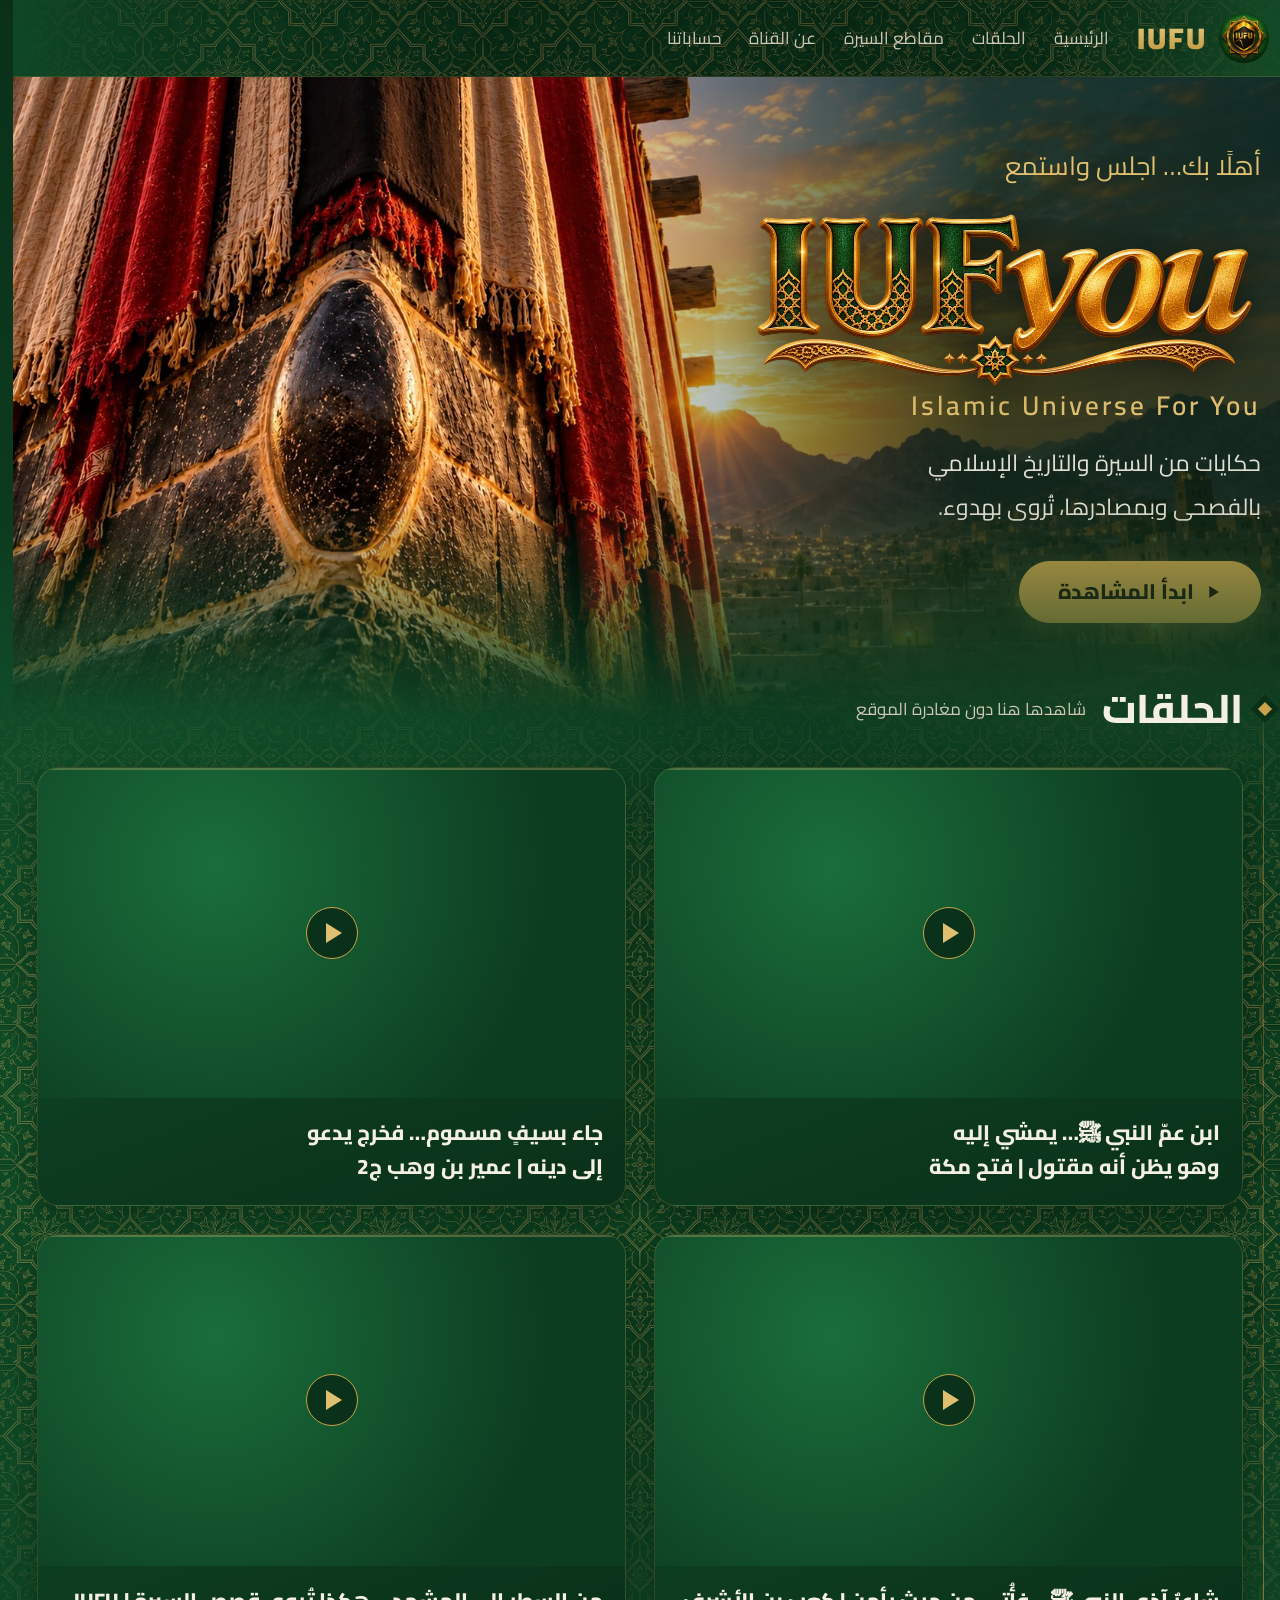
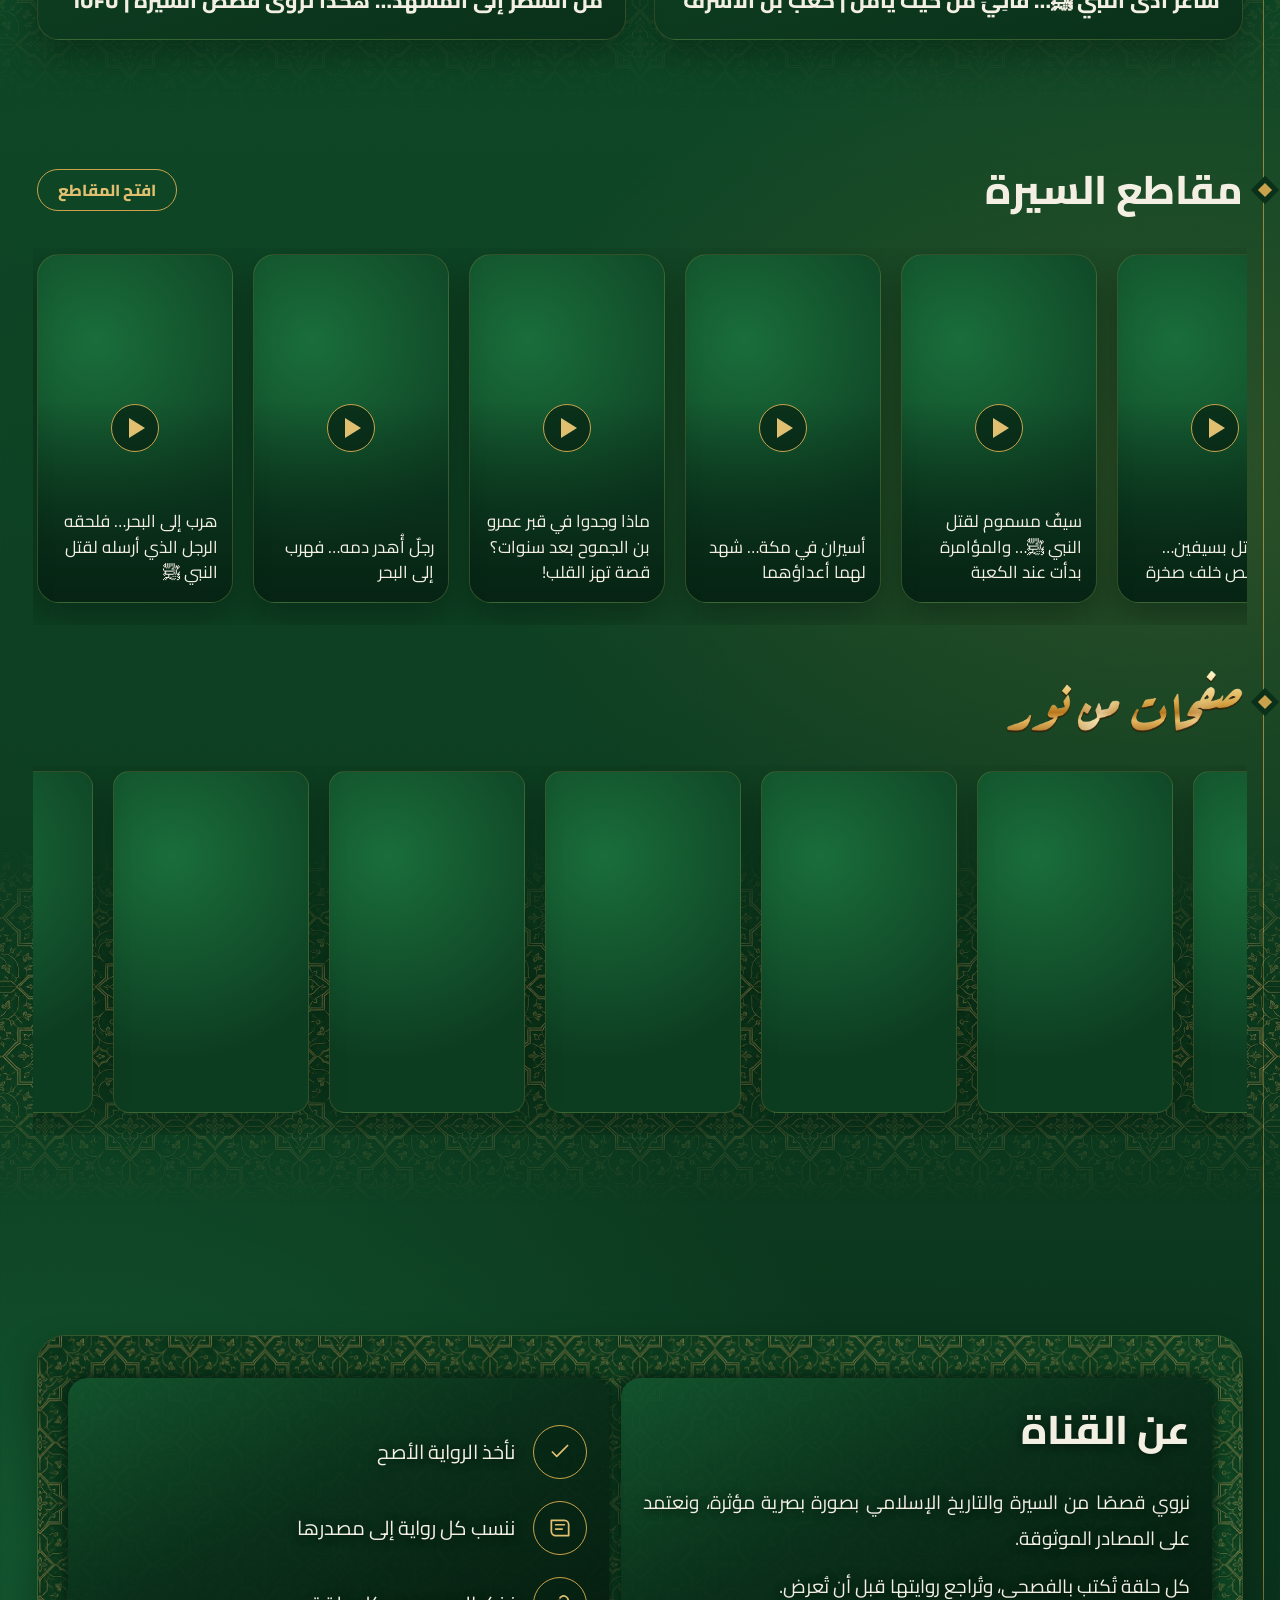
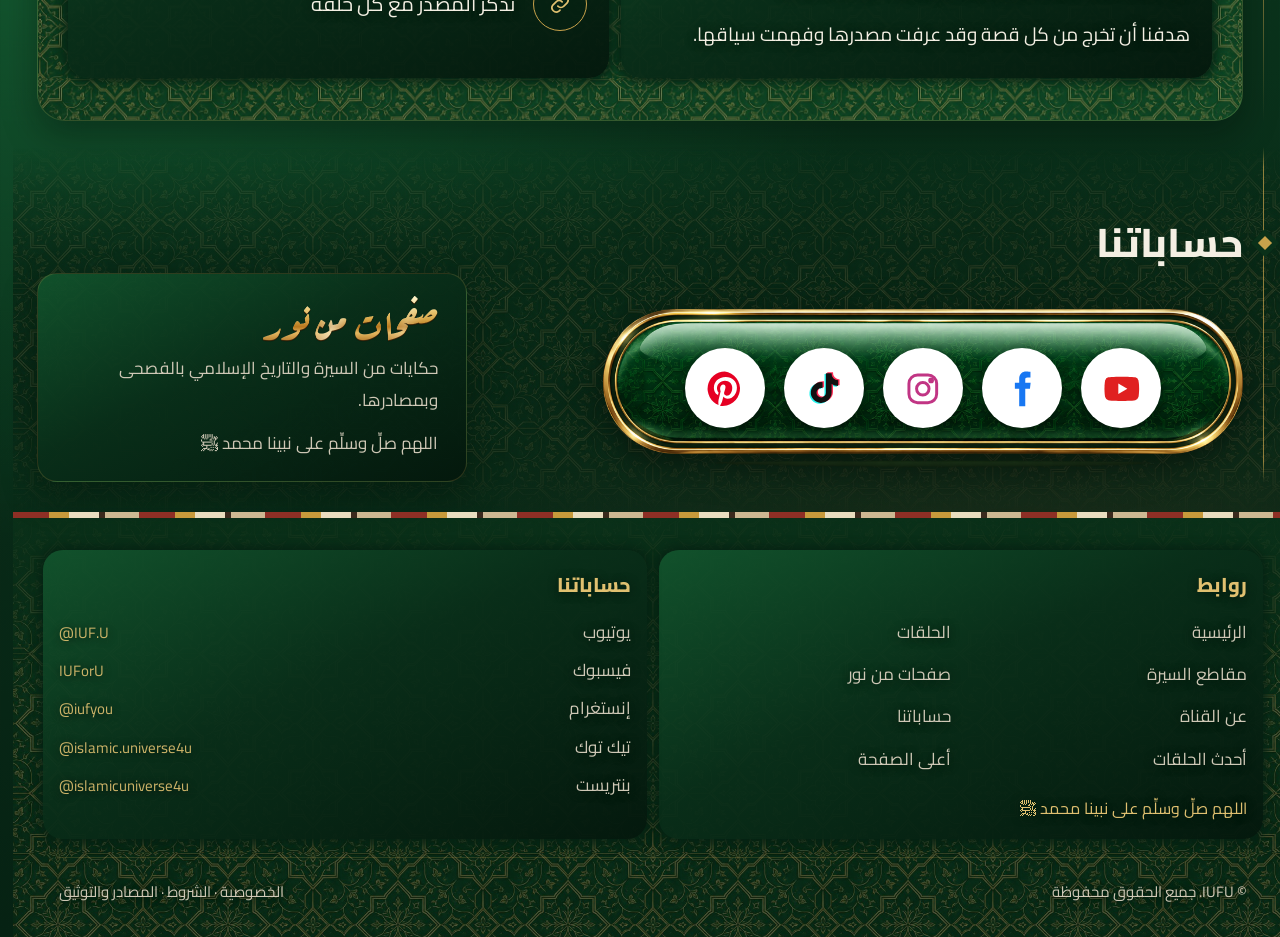
<file: index.html>
<!doctype html>
<html lang="ar" dir="rtl">
<head>
<meta charset="utf-8">
<meta name="viewport" content="width=device-width,initial-scale=1,viewport-fit=cover">
<title>صفحات من نور</title>
<link rel="icon" href="favicon.ico" sizes="any">
<link rel="icon" type="image/png" sizes="32x32" href="img/favicon-32.png">
<link rel="icon" type="image/png" sizes="192x192" href="img/favicon-192.png">
<link rel="apple-touch-icon" href="img/apple-touch-icon.png">
<meta name="claude:viewport-fit-sides" content="cover">
<link rel="stylesheet" href="https://fonts.googleapis.com/css2?family=Cairo:wght@400;600;800;900&display=swap">
<style>
/* Layout: a calm evening. An illustrated emerald dusk with lanterns opens the page, then soft rounded cards on a deep green ground. A faint gold thread runs down the right edge. */
:root{
  --ink:#062213; --bg:#0A3019; --card:#0D3D21; --raised:#145A31; --emerald:#0F5A30;
  --gold:#C9A24B; --gold-l:#E0C070; --gold-d:#9E7B2E;
  --text:#F4EFE3; --text2:#CFC8B6; --line:rgba(201,162,75,.2);
  --w-red:#8E2F25; --w-ochre:#C79A3B; --w-cream:#E9DDBF; --w-sand:#CDB892; --w-brown:#3A2A1D;
  --f-display:"Cairo","Noto Kufi Arabic",Tahoma,sans-serif;
  --f-body:"Cairo","Noto Sans Arabic",Tahoma,sans-serif;
  --shadow:0 14px 34px rgba(2,12,7,.35);
  color-scheme:dark;
}
*{box-sizing:border-box}
[hidden]{display:none!important}
html{scroll-behavior:smooth}
body{margin:0;direction:rtl;font-family:var(--f-body);font-size:19px;line-height:1.9;color:var(--text);
  background-color:var(--bg);background-image:
    radial-gradient(1000px 700px at 88% 7%,rgba(201,162,75,.20),transparent 70%),
    radial-gradient(1100px 800px at 6% 26%,rgba(26,110,59,.85),transparent 70%),
    radial-gradient(1000px 700px at 92% 50%,rgba(199,154,59,.16),transparent 70%),
    radial-gradient(1200px 850px at 4% 76%,rgba(20,90,49,.9),transparent 70%),
    radial-gradient(900px 600px at 80% 92%,rgba(142,47,37,.14),transparent 70%),
    linear-gradient(180deg,#0A3019 0%,#0F4A28 32%,#0D3D21 62%,#062213 100%)}
body::before{content:"";position:fixed;inset:0 0 auto;height:env(safe-area-inset-top,0px);background:var(--ink);z-index:60}
a{color:inherit;text-decoration:none}
img{display:block;width:100%;height:100%;object-fit:cover}
h1,h2,h3,h4,p{margin:0}
h1,h2,h3,h4{font-family:var(--f-display);font-weight:800;text-wrap:balance}
button{font:inherit}
:focus-visible{outline:2px solid var(--gold-l);outline-offset:3px}
.wrap{max-width:1264px;margin-inline:auto;padding-left:max(16px,env(safe-area-inset-left,0px));padding-right:max(16px,env(safe-area-inset-right,0px))}

/* header */
.top{position:sticky;top:env(safe-area-inset-top,0px);z-index:50;background:rgba(6,34,19,.92);backdrop-filter:blur(8px);-webkit-backdrop-filter:blur(8px);border-bottom:1px solid var(--line)}
.top .wrap{display:flex;align-items:center;gap:28px;height:76px}
.brand{display:flex;align-items:center;gap:12px;flex:none}
.brand img{width:50px;height:50px;border-radius:50%}
.brand b{font-family:var(--f-display);font-size:22px;color:var(--gold-l);font-weight:900;white-space:nowrap}
.nav{display:flex;gap:28px;font-size:17px;color:var(--text2)}
.nav a{position:relative;padding:4px 0;transition:color .2s}
.nav a:hover{color:var(--gold-l)}
.btn{display:inline-flex;align-items:center;justify-content:center;gap:10px;font-family:var(--f-display);font-weight:800;font-size:18px;border-radius:99px;padding:0 28px;height:52px;cursor:pointer;border:1px solid var(--gold);transition:background .25s,color .25s,transform .25s}
.btn.solid{background:var(--gold);color:#1b1407;box-shadow:0 8px 24px rgba(201,162,75,.25)}
.btn.solid:hover{background:var(--gold-l);transform:translateY(-2px)}
.btn.line{color:var(--gold-l);background:transparent}
.btn.line:hover{background:rgba(201,162,75,.14)}
.btn.sm{height:42px;font-size:16px;padding:0 20px}
.btn svg{width:18px;height:18px;fill:currentColor}

/* hero */
.hero{position:relative;overflow:hidden;background:var(--ink);min-height:640px}
.hero-img{position:absolute;inset:0 auto 0 0;width:100%;-webkit-mask-image:linear-gradient(to left,rgba(0,0,0,.22) 0,rgba(0,0,0,.22) 24%,#000 58%);mask-image:linear-gradient(to left,rgba(0,0,0,.22) 0,rgba(0,0,0,.22) 24%,#000 58%)}
.hero-img img{object-position:35% 50%}
.hero::after{content:"";position:absolute;inset:auto 0 0;height:70px;background:linear-gradient(to bottom,transparent,#0A3019)}
.hero .wrap{position:relative;z-index:2;min-height:640px;display:flex;align-items:center}
.hero-copy{width:min(540px,100%);display:flex;flex-direction:column;gap:18px;padding-block:40px 70px}
.hello{font-family:var(--f-display);color:var(--gold-l);font-size:20px}
.hero h1{font-size:64px;line-height:1}
.ttl{display:block;width:min(560px,100%);height:auto;filter:drop-shadow(0 6px 18px rgba(0,0,0,.45))}
.brand .ttl-s{height:34px;width:auto;border-radius:0}
.ttl-h{display:block;height:62px;width:auto}
.ttl-b{display:block;height:46px;width:auto}
.hero p{color:var(--text);font-size:21px;opacity:.92}
.hero-actions{display:flex;gap:22px;align-items:center;flex-wrap:wrap;margin-top:10px}
.link{border-bottom:1px solid var(--gold);padding-bottom:2px;color:var(--text);cursor:pointer;background:none;border-top:0;border-inline:0}
.sway{transform-box:fill-box;transform-origin:50% 0;animation:sway 7s ease-in-out infinite}
.sway.b{animation-duration:9s;animation-delay:-3s}
.glow{animation:breathe 5s ease-in-out infinite}
.tw{animation:tw 4s ease-in-out infinite}
@keyframes sway{0%,100%{transform:rotate(-2.2deg)}50%{transform:rotate(2.2deg)}}
@keyframes breathe{0%,100%{opacity:.7}50%{opacity:1}}
@keyframes tw{0%,100%{opacity:.35}50%{opacity:1}}

/* main + gold thread */
main{position:relative;padding-right:26px}
main::before{content:"";position:absolute;right:5px;top:0;bottom:0;width:1px;background:linear-gradient(to bottom,transparent,rgba(201,162,75,.7) 6%,rgba(201,162,75,.7) 94%,transparent)}
section{padding-top:84px}
.sec-head{position:relative;display:flex;align-items:center;gap:16px;margin-bottom:32px}
.sec-head::after{content:"";position:absolute;right:-27px;top:50%;width:10px;height:10px;background:var(--gold);transform:translateY(-50%) rotate(45deg);box-shadow:0 0 0 5px var(--bg)}
.sec-head h2{font-size:40px;line-height:1.3}
.sec-head .note{color:var(--text2);font-size:17px}
.sec-head .more{margin-inline-start:auto}

/* cards */
.card{background:linear-gradient(160deg,#145A31 0%,#0D3D21 55%,#0A3019 100%);border:1px solid var(--line);border-radius:22px;overflow:hidden;box-shadow:var(--shadow)}
a.card{display:block;transition:transform .3s,border-color .3s}
a.card:hover{transform:translateY(-4px);border-color:rgba(201,162,75,.5)}
.ph{position:relative;overflow:hidden;background:radial-gradient(circle at 30% 30%,#1a6e3b,#0D3D21 70%)}
.ph::after{content:"";position:absolute;inset:0;pointer-events:none;box-shadow:inset 0 2px 0 rgba(242,197,122,.28)}
.pb{position:absolute;z-index:2;inset:50% auto auto 50%;transform:translate(-50%,-50%);width:64px;height:64px;border-radius:50%;background:rgba(6,34,19,.72);border:1px solid var(--gold);display:grid;place-items:center;transition:background .25s,transform .25s}
.pb::before{content:"";border:10px solid transparent;border-right:0;border-left:16px solid var(--gold-l);margin-left:4px}
a:hover>.pb,a:hover .pb{background:rgba(201,162,75,.92);transform:translate(-50%,-50%) scale(1.06)}
a:hover .pb::before{border-left-color:#1b1407}
.cap{padding:18px 22px 22px}
.cap h3{font-size:21px;line-height:1.6}

/* videos */
.vgrid{display:grid;grid-template-columns:minmax(0,1fr) minmax(0,1fr);gap:28px;align-items:start}
.vmain .ph{aspect-ratio:16/9;display:block}
.vmain .cap{display:flex;flex-direction:column;gap:14px;align-items:flex-start}
.vmain h3{font-size:25px}
.vstack{display:grid;gap:28px}
a.card.newv{display:grid;grid-template-columns:minmax(0,1.35fr) minmax(0,1fr);align-items:stretch}
.newv .ph{aspect-ratio:16/9;display:block}
.newv .cap{display:flex;flex-direction:column;justify-content:center;gap:14px;align-items:flex-start}
.newv h3{font-size:27px}
.newtag{display:inline-block;background:var(--gold);color:#1b1407;font-weight:900;font-size:15px;border-radius:99px;padding:2px 16px}
@media(max-width:860px){.newv{grid-template-columns:1fr}}
.hbar{flex:1 1 0;min-width:0;overflow:hidden;direction:ltr;height:44px;display:flex;align-items:center;border:1px solid var(--line);border-radius:99px;background:rgba(0,0,0,.18);-webkit-mask-image:linear-gradient(to right,transparent 0,#000 7%,#000 93%,transparent 100%);mask-image:linear-gradient(to right,transparent 0,#000 7%,#000 93%,transparent 100%)}
.hbar-t{display:flex;flex:none;width:max-content;white-space:nowrap;animation:hroll var(--hdur,40s) linear infinite}
.hbar:hover .hbar-t,.hbar:focus-within .hbar-t{animation-play-state:paused}
.hbar .hi{direction:rtl;display:inline-flex;align-items:center;gap:10px;padding-inline:36px;color:var(--text);font-size:16px}
.hbar .hi::before{content:"✦";color:var(--gold)}
.hbar .hi b{color:var(--gold-l);font-weight:700;font-size:14px}
@keyframes hroll{from{transform:translateX(-50%)}to{transform:translateX(0)}}
@media(prefers-reduced-motion:reduce){.hbar{justify-content:center}.hbar-t{animation:none!important;width:auto;white-space:normal;max-height:44px;overflow:hidden}.hbar .hi+.hi{display:none}}
@media(max-width:560px){.hbar{height:40px}.hbar .hi{font-size:15px}}
.hday{position:relative;text-align:center;padding:44px 40px 40px}
.hday::before{content:"❝";display:block;font-size:64px;line-height:.8;color:var(--gold);font-family:Georgia,serif}
.hday .ht{font-family:var(--f-display);font-size:34px;line-height:2;color:var(--text);max-width:900px;margin:10px auto 0;text-wrap:balance}
.hday .hs{margin-top:14px;color:var(--gold-l);font-size:19px;font-weight:700}
.hday .hs::before{content:"— "}
@media(max-width:560px){.hday{padding:32px 20px}.hday .ht{font-size:26px}}
#newvid[hidden]+#videos{padding-top:0!important;margin-top:-34px!important}
.vside .ph{aspect-ratio:16/9}
.vside .pb{width:52px;height:52px}

/* shorts */
.srow{display:flex;gap:20px;overflow-x:auto;padding:6px 4px 22px;margin-inline:-4px;scrollbar-color:var(--raised) transparent}
.short{position:relative;flex:0 0 196px;aspect-ratio:9/16;border-radius:22px;overflow:hidden;border:1px solid var(--line);background:radial-gradient(circle at 30% 25%,#1a6e3b,#0D3D21 70%);scroll-snap-align:start;box-shadow:var(--shadow);transition:transform .3s,border-color .3s}
.short:hover{transform:translateY(-4px);border-color:rgba(201,162,75,.5)}
.short .fade{position:absolute;inset:0;background:linear-gradient(to top,rgba(6,34,19,.94),transparent 58%)}
.short .over{position:absolute;z-index:2;inset:auto 14px 16px;font-family:var(--f-display);font-size:17px;line-height:1.5}
.short .pb{width:48px;height:48px}
.igh{margin-top:46px}
.igrow{display:flex;gap:20px;overflow-x:auto;padding:6px 4px 22px;margin-inline:-4px;scrollbar-color:var(--raised) transparent}
.igc{flex:0 0 196px}
.igc{border-radius:16px;overflow:hidden;background:radial-gradient(circle at 30% 25%,#1a6e3b,#0D3D21 70%);border:1px solid var(--line);box-shadow:var(--shadow);position:relative}
.igo{position:absolute;inset:0;z-index:2;cursor:pointer;touch-action:pan-x;-webkit-tap-highlight-color:transparent}
.igc.on .igo{display:none}
.igc.on{outline:2px solid var(--gold);outline-offset:-2px}
.igc iframe{display:block;width:340px;height:600px;border:0;transform-origin:top right;position:absolute;top:0;right:0}


/* about */
.about{border:1px solid var(--line);border-radius:28px;background:linear-gradient(135deg,#0D3D21,#145A31);position:relative;overflow:hidden;box-shadow:var(--shadow)}
.about::before{content:"";position:absolute;inset:0;opacity:.07;background-image:url("data:image/svg+xml,%3Csvg xmlns='http://www.w3.org/2000/svg' width='80' height='80' viewBox='0 0 80 80'%3E%3Cpath d='M40 6l8 14 15-6-6 15 15 8-15 8 6 15-15-6-8 14-8-14-15 6 6-15-15-8 15-8-6-15 15 6z' fill='none' stroke='%23F4EFE3' stroke-width='1.2'/%3E%3C/svg%3E")}
.about .in{display:grid;grid-template-columns:1.1fr 1fr;gap:56px;padding:56px 52px;position:relative;z-index:1}
.about h2{font-size:40px;margin-bottom:16px}
.about p{margin-bottom:12px}
.points{display:flex;flex-direction:column;gap:22px;justify-content:center}
.pt{display:flex;align-items:center;gap:18px;font-size:20px}
.pt i{flex:none;width:54px;height:54px;border-radius:50%;border:1px solid var(--gold);display:grid;place-items:center;background:rgba(6,34,19,.45)}
.pt svg{width:26px;height:26px;stroke:var(--gold-l);fill:none;stroke-width:1.6;stroke-linecap:round;stroke-linejoin:round}

/* accounts */
.g5a{display:grid;grid-template-columns:repeat(5,1fr);gap:22px}
.acct{color:inherit;text-decoration:none;transition:transform .25s;padding:26px 16px;display:flex;flex-direction:column;align-items:center;gap:12px;text-align:center}
.acct i{width:60px;height:60px;border-radius:50%;background:var(--raised);border:1px solid var(--line);display:grid;place-items:center;color:var(--text);font-style:normal;font-family:var(--f-display);font-size:28px}
.acct{padding:0}
.acct{flex:0 0 12.5%}
.acct i{width:100%;height:auto;aspect-ratio:1;background:#fff;border:0;box-shadow:0 3px 12px rgba(0,0,0,.4)}
.acct i svg{width:52%;height:52%}
.g5a{display:flex;flex-wrap:nowrap;align-items:center;justify-content:center;gap:3%;padding:0;box-sizing:border-box;flex:0 1 640px;min-width:300px;aspect-ratio:1933/481;background:url(img/pill.png) center/100% 100% no-repeat;filter:drop-shadow(0 8px 18px rgba(0,0,0,.45))}
@media(max-width:700px){.accrow{flex-wrap:wrap}}
.accrow{display:flex;flex-wrap:nowrap;align-items:center;justify-content:space-between;gap:34px}
.bcard{flex:1 1 260px;max-width:430px;margin-right:auto;padding:22px 28px;border-radius:20px;background:linear-gradient(155deg,rgba(18,84,45,.93) 0%,rgba(9,46,25,.95) 45%,rgba(4,24,13,.97) 100%);border:1px solid var(--line);box-shadow:var(--shadow)}
.bcard h4{font-size:22px;color:var(--gold-l);margin-bottom:10px}
.bcard p{margin:0;color:var(--text2);font-size:17px}
.acct:hover{transform:translateY(-3px)}
.acct svg{width:30px;height:30px;stroke:var(--text);fill:none;stroke-width:1.7;stroke-linecap:round;stroke-linejoin:round}
.acct b{font-family:var(--f-display);font-size:21px;font-weight:800}

/* footer */
.weave{height:6px;background:repeating-linear-gradient(90deg,var(--w-red) 0 36px,var(--w-ochre) 36px 56px,var(--w-cream) 56px 86px,var(--w-brown) 86px 92px,var(--w-sand) 92px 126px)}
footer{margin-top:0;background:linear-gradient(180deg,#0A3019 0%,#062213 75%)}
footer .wrap{padding-block:48px 30px}
.fcols{display:grid;grid-template-columns:1fr 1fr;gap:40px}
.fcols h4{font-size:20px;color:var(--gold-l);margin-bottom:12px}
.fb h4{font-size:30px}
.fcols p,.fcols li{color:var(--text2);font-size:17px}
.fcols ul.two{grid-template-columns:1fr 1fr;gap:10px 20px}
.fcols ul.hnd a{display:flex;justify-content:space-between;gap:14px;align-items:baseline}
.fcols ul.hnd em{font-style:normal;direction:ltr;color:var(--gold-l);font-size:15px;opacity:.9}
.fcols .salat{margin-top:18px;color:var(--gold-l);font-size:16px}
.fcols ul{list-style:none;margin:0;padding:0;display:grid;gap:6px}
.fcols a:hover{color:var(--gold-l)}
.strip{margin-top:34px;padding-top:20px;border-top:1px solid var(--line);display:flex;justify-content:space-between;gap:16px;flex-wrap:wrap;font-size:15px;color:var(--text2)}


.hero-img{width:100%}
.hero-copy{width:min(600px,100%);gap:22px}
@media(min-width:861px){.hero .wrap{max-width:none;padding-inline:clamp(20px,2.5vw,48px)}}
.hero .hello{font-size:26px}
.hero p{font-size:23px;line-height:1.9;max-width:min(400px,100%)}
.hero .btn.solid{height:62px;font-size:21px;padding:0 38px}
.hero h1.iu{display:flex;flex-direction:column;gap:6px;font-family:var(--f-display);line-height:1;direction:ltr;align-items:flex-end}
.iu b{font-size:104px;font-weight:900;letter-spacing:4px;background:linear-gradient(180deg,#F3DE9A,#C9A24B 60%,#8E6A22);-webkit-background-clip:text;background-clip:text;color:transparent;filter:drop-shadow(0 4px 14px rgba(0,0,0,.45))}
.brand .iu-s{font-family:var(--f-display);font-size:30px;font-weight:900;letter-spacing:2px;direction:ltr;background:linear-gradient(180deg,#F3DE9A,#C9A24B 65%,#8E6A22);-webkit-background-clip:text;background-clip:text;color:transparent}
.iu-logo{display:block;width:min(520px,100%);height:auto;filter:drop-shadow(0 6px 18px rgba(0,0,0,.5))}
.hero .btn.solid{animation:floatbtn 3.4s ease-in-out infinite}
@keyframes floatbtn{0%,100%{transform:translateY(0);box-shadow:0 10px 22px rgba(201,162,75,.30),0 22px 30px -8px rgba(201,162,75,.35)}50%{transform:translateY(-8px);box-shadow:0 18px 30px rgba(201,162,75,.45),0 34px 44px -6px rgba(224,192,112,.55)}}
.hero .btn.solid:hover{animation-play-state:paused}
@media(prefers-reduced-motion:reduce){.hero .btn.solid{animation:none;box-shadow:0 8px 24px rgba(201,162,75,.45)}}
.iu small{font-size:27px;font-weight:600;letter-spacing:3px;color:var(--gold-l)}
.about p{text-align:justify;text-align-last:right}
.top{background:linear-gradient(to right,rgba(20,90,49,.55) 0,rgba(6,34,19,.97) 34%,rgba(6,34,19,.97) 80%,rgba(20,90,49,.6) 100%)}
.top::before{opacity:.5;-webkit-mask-image:none;mask-image:none}
.band::before{-webkit-mask-image:linear-gradient(to bottom,transparent 0,#000 30%,#000 70%,transparent 100%);mask-image:linear-gradient(to bottom,transparent 0,#000 30%,#000 70%,transparent 100%);opacity:.5}
.band::after{content:"";position:absolute;inset:0;z-index:0;pointer-events:none;background:linear-gradient(to bottom,transparent 0,rgba(6,34,19,.6) 30%,rgba(6,34,19,.6) 70%,transparent 100%)}
/* pattern bands: header, under the about card, footer */
.top::before,.band::before,footer::before{content:"";position:absolute;inset:0;z-index:0;pointer-events:none;background:url(img/pattern.jpg) center top/340px repeat;opacity:.5}
.top::before{opacity:.38;-webkit-mask-image:linear-gradient(to right,transparent,#000 18%,#000 82%,transparent);mask-image:linear-gradient(to right,transparent,#000 18%,#000 82%,transparent)}
.band::before,footer::before{-webkit-mask-image:linear-gradient(to bottom,transparent 0,#000 38%,#000 62%,transparent 100%);mask-image:linear-gradient(to bottom,transparent 0,#000 38%,#000 62%,transparent 100%)}
footer::before{opacity:.42;-webkit-mask-image:linear-gradient(to bottom,transparent 0,#000 45%,#000 100%);mask-image:linear-gradient(to bottom,transparent 0,#000 45%,#000 100%)}
.top .wrap{position:relative;z-index:1}
.band{position:relative;margin-top:26px;padding-bottom:30px}
#accounts .sec-head{margin-bottom:4px}
.g5a{margin-top:22px}
.band .wrap{position:relative;z-index:1}
footer{position:relative;overflow:hidden}
footer .wrap,footer .weave{position:relative;z-index:1}

/* pattern under episodes and shorts */
body{overflow-x:clip}
section{position:relative;isolation:isolate}
#videos::before,#shorts::before{content:"";position:absolute;z-index:-1;left:50%;bottom:-70px;width:100vw;height:360px;transform:translateX(-50%);pointer-events:none;background:url(img/pattern.jpg) center top/340px repeat;opacity:.5;-webkit-mask-image:linear-gradient(to bottom,transparent 0,#000 40%,#000 60%,transparent 100%);mask-image:linear-gradient(to bottom,transparent 0,#000 40%,#000 60%,transparent 100%)}

#videos::before{top:0;height:auto;-webkit-mask-image:linear-gradient(to bottom,transparent 0,#000 24%,#000 62%,transparent 100%);mask-image:linear-gradient(to bottom,transparent 0,#000 24%,#000 62%,transparent 100%)}

.about::before{background:url(img/pattern.jpg) center/300px repeat;opacity:.38}

.about::after{content:"";position:absolute;inset:0;z-index:0;pointer-events:none;background:radial-gradient(ellipse 78% 70% at 50% 50%,rgba(6,34,19,.95) 0%,rgba(8,42,23,.86) 48%,rgba(10,48,25,0) 100%)}

.about::after{background:rgba(6,34,19,.93);-webkit-mask-image:linear-gradient(to right,transparent,#000 14%,#000 86%,transparent),linear-gradient(to bottom,transparent,#000 16%,#000 84%,transparent);mask-image:linear-gradient(to right,transparent,#000 14%,#000 86%,transparent),linear-gradient(to bottom,transparent,#000 16%,#000 84%,transparent);-webkit-mask-composite:source-in;mask-composite:intersect}

.about::after{-webkit-mask-image:linear-gradient(to right,transparent,#000 7%,#000 93%,transparent),linear-gradient(to bottom,transparent,#000 8%,#000 92%,transparent);mask-image:linear-gradient(to right,transparent,#000 7%,#000 93%,transparent),linear-gradient(to bottom,transparent,#000 8%,#000 92%,transparent)}

.about::after{-webkit-mask-image:linear-gradient(to right,transparent,#000 7%,#000 36%,rgba(0,0,0,.06) 48%,#000 60%,#000 97%,transparent),linear-gradient(to bottom,transparent,#000 8%,#000 92%,transparent);mask-image:linear-gradient(to right,transparent,#000 7%,#000 36%,rgba(0,0,0,.06) 48%,#000 60%,#000 97%,transparent),linear-gradient(to bottom,transparent,#000 8%,#000 92%,transparent)}

.about::after{display:none}
.about::before{opacity:.55}
.about .in>div{position:relative;isolation:isolate}
.about .in>div::before{content:"";position:absolute;z-index:-1;inset:-6px -10px;border-radius:20px;background:rgba(6,34,19,.66);box-shadow:0 0 34px 24px rgba(6,34,19,.66)}
.about p,.about h2,.pt{text-shadow:0 1px 10px rgba(4,23,13,.95)}

.about .in>div::before{background:rgba(5,28,15,.9);box-shadow:0 0 34px 24px rgba(5,28,15,.9)}

.about .in>div::before{inset:-14px -22px;box-shadow:0 0 10px 4px rgba(5,28,15,.9)}

.about .in>div::before{background:linear-gradient(155deg,rgba(18,84,45,.93) 0%,rgba(9,46,25,.95) 45%,rgba(4,24,13,.97) 100%);box-shadow:0 0 10px 4px rgba(6,34,19,.9)}

.fcols>div{position:relative;isolation:isolate}
.fcols>div::before{content:"";position:absolute;z-index:-1;inset:-16px -18px;border-radius:20px;background:linear-gradient(155deg,rgba(18,84,45,.93) 0%,rgba(9,46,25,.95) 45%,rgba(4,24,13,.97) 100%);box-shadow:0 0 10px 4px rgba(6,34,19,.9)}
.fcols p,.fcols li,.fcols h4,.strip{text-shadow:0 1px 10px rgba(4,23,13,.95)}
.fcols{gap:44px}

footer .wrap{padding-left:max(38px,env(safe-area-inset-left,0px));padding-right:max(38px,env(safe-area-inset-right,0px))}
.fcols>div::before{inset:-16px -16px}


.hero::after{display:none}
.hero{border-bottom:0;-webkit-mask-image:linear-gradient(to bottom,#000 0,#000 66%,transparent 100%);mask-image:linear-gradient(to bottom,#000 0,#000 66%,transparent 100%)}

/* players + shorts feed */
.x{position:absolute;z-index:5;top:12px;right:12px;width:46px;height:46px;border-radius:50%;border:1px solid var(--line);background:rgba(6,34,19,.88);color:var(--text);font-size:26px;line-height:1;cursor:pointer}
.x:hover{border-color:var(--gold)}
.modal{position:fixed;inset:0;z-index:100;background:rgba(3,16,9,.93);display:flex;align-items:center;justify-content:center;padding:max(16px,env(safe-area-inset-top,0px)) max(16px,env(safe-area-inset-right,0px)) max(16px,env(safe-area-inset-bottom,0px)) max(16px,env(safe-area-inset-left,0px))}
.mbox{width:min(1100px,100%);display:flex;flex-direction:column;gap:14px}
.mbox .x{position:static;align-self:flex-start}
.frame{aspect-ratio:16/9;width:100%;background:#000;border-radius:18px;overflow:hidden;border:1px solid var(--line)}
.frame iframe{width:100%;height:100%;border:0;display:block}
.mcap{display:flex;gap:16px;align-items:center;justify-content:space-between;flex-wrap:wrap}
.mcap h3{font-size:22px;line-height:1.6;flex:1;min-width:240px}
.mfb{font-size:14px;color:var(--text2)}
.mfb a{color:var(--gold-l);border-bottom:1px solid var(--gold)}
.feed-wrap{position:fixed;inset:0;z-index:100;background:#04170d}
.fbar{position:absolute;z-index:6;inset:env(safe-area-inset-top,0px) 0 auto 0;display:flex;align-items:center;justify-content:space-between;padding:12px max(16px,env(safe-area-inset-right,0px)) 0;pointer-events:none}
.fbar b{font-family:var(--f-display);color:var(--gold-l);font-size:20px;text-shadow:0 1px 8px #000}
.fbar .x{position:static;pointer-events:auto}
.feed{position:absolute;inset:0;overflow-y:auto;scroll-snap-type:y mandatory;overscroll-behavior:contain;scrollbar-width:none;outline:none}
.feed::-webkit-scrollbar{display:none}
.fi{height:100dvh;scroll-snap-align:start;scroll-snap-stop:always;display:flex;align-items:center;justify-content:center}
.sw{position:relative;width:min(100vw,calc((100dvh - 24px)*9/16));aspect-ratio:9/16;border-radius:20px;background:var(--raised)}
.stage{position:absolute;inset:0;border-radius:20px;overflow:hidden;background:radial-gradient(circle at 30% 25%,#1a6e3b,#0D3D21 70%)}
.stage iframe{position:absolute;inset:0;width:100%;height:100%;border:0}
.fmeta{position:absolute;z-index:3;inset:auto 0 0 0;padding:56px 16px 18px;background:linear-gradient(to top,rgba(6,34,19,.92),transparent);border-radius:0 0 20px 20px;pointer-events:none}
.fmeta h3{font-size:19px;line-height:1.55;text-shadow:0 1px 6px #000;padding-left:64px}
.rail{position:absolute;z-index:4;left:calc(100% + 14px);bottom:24px;display:flex;flex-direction:column;gap:18px}
.rb{width:56px;display:flex;flex-direction:column;align-items:center;gap:4px;background:none;border:0;color:var(--text);cursor:pointer;font-size:13px;padding:0}
.rb i{width:48px;height:48px;border-radius:50%;background:rgba(13,61,33,.92);border:1px solid var(--line);display:grid;place-items:center;transition:border-color .2s,background .2s}
.rb:hover i{border-color:var(--gold);background:var(--raised)}
.rb svg{width:24px;height:24px;stroke:var(--text);fill:none;stroke-width:1.7;stroke-linecap:round;stroke-linejoin:round}
.fnav{position:absolute;z-index:6;right:max(16px,env(safe-area-inset-right,0px));top:50%;transform:translateY(-50%);display:flex;flex-direction:column;gap:12px}
.fnav button{width:46px;height:46px;border-radius:50%;border:1px solid var(--line);background:rgba(13,61,33,.92);color:var(--text);cursor:pointer;font-size:18px}
.fnav button:hover{border-color:var(--gold)}
.sheet{position:absolute;z-index:8;inset:auto 0 0 0;max-height:72dvh;display:flex;flex-direction:column;background:var(--ink);border-top:1px solid var(--gold);border-radius:22px 22px 0 0;width:min(520px,100%);margin-inline:auto;padding-bottom:env(safe-area-inset-bottom,0px)}
.sh-h{display:flex;align-items:center;justify-content:space-between;padding:14px 20px;border-bottom:1px solid var(--line)}
.sh-h h4{font-size:20px}
.sh-h button{background:none;border:0;color:var(--text);font-size:26px;cursor:pointer;line-height:1}
.cl{list-style:none;margin:0;padding:8px 20px;overflow-y:auto;flex:1;display:grid;gap:14px;align-content:start;min-height:90px}
.cl li b{font-family:var(--f-display);color:var(--gold-l);font-size:15px;font-weight:800}
.cl li p{font-size:16px;line-height:1.7;overflow-wrap:anywhere}
.cl .empty{color:var(--text2);font-size:16px;padding:14px 0}
.cf{display:grid;gap:8px;padding:12px 20px 18px;border-top:1px solid var(--line)}
.cf input,.cf textarea{font:inherit;font-size:16px;color:var(--text);background:var(--card);border:1px solid var(--line);border-radius:14px;padding:10px 14px;width:100%;resize:none}
.cf input:focus,.cf textarea:focus{outline:2px solid var(--gold-l);outline-offset:1px}
.cf .row2{display:flex;gap:10px;align-items:center;justify-content:space-between}
.cf small{color:var(--text2);font-size:13px}
.toast{position:absolute;z-index:12;inset:auto 0 90px 0;margin-inline:auto;width:max-content;max-width:90%;background:var(--gold);color:#1b1407;font-family:var(--f-display);padding:10px 20px;border-radius:99px}

.tap{position:absolute;inset:0;z-index:2;cursor:pointer;-webkit-tap-highlight-color:transparent}
.pi{position:absolute;z-index:3;inset:50% auto auto 50%;transform:translate(-50%,-50%);width:84px;height:84px;border-radius:50%;background:rgba(6,34,19,.72);border:1px solid var(--gold);pointer-events:none}
.pi::before,.pi::after{content:"";position:absolute;top:26px;width:9px;height:30px;border-radius:3px;background:var(--gold-l)}
.pi::before{left:28px}.pi::after{right:28px}
@media (max-width:1100px){
  .g5a{grid-template-columns:repeat(3,1fr)}
  .nav{gap:18px;font-size:16px}
  .hero h1{font-size:54px}
}
@media (max-width:860px){
  .nav{display:none}
  .top .wrap{gap:14px}.top .btn{margin-inline-start:auto}
  .hero{min-height:600px}.hero .wrap{min-height:600px;align-items:flex-start}
  .hero h1{font-size:44px}
  .hero-img{width:100%;-webkit-mask-image:none;mask-image:none;opacity:.5}
  .vgrid,.about .in{grid-template-columns:1fr}
  .about .in{padding:32px 22px;gap:30px}
  .sec-head h2,.about h2{font-size:32px}
  .fcols{grid-template-columns:1fr 1fr}
  .rail{left:10px;bottom:84px}
  .fmeta{padding-left:80px}
  .fmeta h3{padding-left:0;font-size:17px}
  .fnav{display:none}
}
@media (max-width:560px){
  main{padding-right:20px}
  .sec-head::after{right:-22px}
  .g5a{grid-template-columns:1fr 1fr}
  .fcols{grid-template-columns:1fr}
  .brand b{font-size:18px}
  .short{flex-basis:164px}
}
@media (prefers-reduced-motion:reduce){*{transition:none!important;animation:none!important;scroll-behavior:auto!important}}
</style>

<header class="top">
  <div class="wrap">
    <a class="brand" href="#top" aria-label="IUFU"><img src="img/p6.jpg" alt="شعار IUFU"><b class="iu-s">IUFU</b></a>
    <nav class="nav" aria-label="القائمة الرئيسية">
      <a href="#top">الرئيسية</a><a href="#videos">الحلقات</a><a href="#shorts" data-feed="0">مقاطع السيرة</a><a href="#about">عن القناة</a><a href="#accounts">حساباتنا</a>
    </nav>
    <div class="hbar" id="hbar" role="region" aria-label="حديث اليوم" hidden><div class="hbar-t" id="hbt"></div></div>
  </div>
</header>

<div class="hero" id="top">
  <div class="hero-img"><img src="img/p7.webp" alt="الكعبة المشرفة عند الغروب"></div>
  <div class="wrap">
    <div class="hero-copy">
      <span class="hello">أهلًا بك… اجلس واستمع</span>
      <h1 class="iu"><img class="iu-logo" src="img/iufyou-logo.webp" alt="IUFyou" width="1000" height="334"><small>Islamic Universe For You</small></h1>
      <p>حكايات من السيرة والتاريخ الإسلامي بالفصحى وبمصادرها، تُروى بهدوء.</p>
      <div class="hero-actions">
        <button class="btn solid" data-vid="Xq8omR68XPA"><svg viewBox="0 0 24 24"><path d="M7 4l13 8-13 8z"/></svg>ابدأ المشاهدة</button>
      </div>
    </div>
  </div>
</div>

<div class="wrap"><main>

<section id="newvid" style="padding-top:0;margin-top:-34px" hidden>
  <div class="sec-head"><h2>جديدنا</h2><span class="note">أحدث فيديو على القناة</span></div>
  <div id="newbox"></div>
</section>

<section id="videos" style="padding-top:90px">
  <div class="sec-head"><h2>الحلقات</h2><span class="note">شاهدها هنا دون مغادرة الموقع</span></div>
  <div class="vgrid" id="vgrid"></div>
</section>

<section id="hadith" style="padding-top:90px" hidden>
  <div class="sec-head"><h2>حديث اليوم</h2><span class="note">من هدي النبي ﷺ</span></div>
  <div class="card hday"><p class="ht" id="hdt"></p><div class="hs" id="hds"></div></div>
</section>

<section id="shorts" style="padding-top:124px">
  <div class="sec-head"><h2>مقاطع السيرة</h2><button class="btn line sm more" data-feed="0">افتح المقاطع</button></div>
  <div class="srow" id="srow"></div>
  <div class="sec-head igh"><h2><img class="ttl-h" src="img/title-s.png" alt="صفحات من نور"></h2></div>
  <div class="igrow" id="igrow"></div>
</section>

<section id="about" style="padding-top:200px">
  <div class="about"><div class="in">
    <div>
      <h2>عن القناة</h2>
      <p>نروي قصصًا من السيرة والتاريخ الإسلامي بصورة بصرية مؤثرة، ونعتمد على المصادر الموثوقة.</p>
      <p>كل حلقة تُكتب بالفصحى، وتُراجع روايتها قبل أن تُعرض.</p>
      <p>هدفنا أن تخرج من كل قصة وقد عرفت مصدرها وفهمت سياقها.</p>
    </div>
    <div class="points">
      <div class="pt"><i><svg viewBox="0 0 24 24"><path d="M5 12l4 4 10-10"/></svg></i>نأخذ الرواية الأصح</div>
      <div class="pt"><i><svg viewBox="0 0 24 24"><path d="M4 5h12a4 4 0 014 4v10H8a4 4 0 01-4-4z"/><path d="M8 9h8M8 13h6"/></svg></i>ننسب كل رواية إلى مصدرها</div>
      <div class="pt"><i><svg viewBox="0 0 24 24"><path d="M10 14a4 4 0 005.6 0l3-3a4 4 0 00-5.6-5.6l-1 1"/><path d="M14 10a4 4 0 00-5.6 0l-3 3a4 4 0 005.6 5.6l1-1"/></svg></i>نذكر المصدر مع كل حلقة</div>
    </div>
  </div></div>
</section>

</main></div>
<div class="band"><div class="wrap"><main>
<section id="accounts" style="padding-top:70px">
  <div class="sec-head"><h2>حساباتنا</h2></div>
  <div class="accrow">
  <div class="g5a">
    <a class="acct yt" href="https://www.youtube.com/@IUF.U" target="_blank" rel="noopener" aria-label="يوتيوب"><i><svg viewBox="0 0 24 24"><path fill="#E02020" stroke="none" d="M21.6 7.2a2.5 2.5 0 00-1.8-1.8C18.2 5 12 5 12 5s-6.2 0-7.8.4A2.5 2.5 0 002.4 7.2C2 8.8 2 12 2 12s0 3.2.4 4.8a2.5 2.5 0 001.8 1.8C5.8 19 12 19 12 19s6.200 0 7.800-.4a2.500 2.500 0 001.800-1.800C22 15.200 22 12 22 12s0-3.200-.4-4.800z"/><path fill="#fff" stroke="none" d="M10 9v6l5.200-3z"/></svg></i></a>
    <a class="acct fb" href="https://www.facebook.com/IUForU" target="_blank" rel="noopener" aria-label="فيسبوك"><i><svg viewBox="0 0 24 24"><path fill="#1877F2" stroke="none" d="M14 8.500V6.800c0-.8.2-1.300 1.400-1.300H17V2.200C16.700 2.200 15.700 2 14.600 2 12.100 2 10.500 3.500 10.500 6.200v2.300H8v3.500h2.500V22H14V12h2.700l.4-3.500z"/></svg></i></a>
    <a class="acct ig" href="https://www.instagram.com/iufyou/" target="_blank" rel="noopener" aria-label="إنستغرام"><i><svg viewBox="0 0 24 24" style="stroke:#C13584"><rect x="4" y="4" width="16" height="16" rx="5"/><circle cx="12" cy="12" r="3.6"/><circle cx="16.8" cy="7.2" r=".8" fill="#C13584"/></svg></i></a>
    <a class="acct tt" href="https://www.tiktok.com/@islamic.universe4u" target="_blank" rel="noopener" aria-label="تيك توك"><i><svg viewBox="0 0 24 24"><path fill="#25F4EE" stroke="none" d="M13.200 3v11.300a2.700 2.700 0 11-2.700-2.700c.3 0 .5 0 .8.100V8.200a6 6 0 105.200 6V9.200a6.600 6.600 0 003.800 1.200V7.100a3.800 3.800 0 01-3.800-4.100z" transform="translate(-.8 .5)"/><path fill="#FE2C55" stroke="none" d="M13.200 3v11.300a2.700 2.700 0 11-2.700-2.700c.3 0 .5 0 .8.100V8.200a6 6 0 105.200 6V9.200a6.600 6.600 0 003.800 1.200V7.100a3.800 3.800 0 01-3.800-4.100z" transform="translate(.8 -.5)"/><path fill="#111" stroke="none" d="M13.200 3v11.300a2.700 2.700 0 11-2.700-2.700c.3 0 .5 0 .8.100V8.200a6 6 0 105.200 6V9.200a6.600 6.600 0 003.800 1.200V7.100a3.800 3.800 0 01-3.800-4.100z"/></svg></i></a>
    <a class="acct pn" href="https://uk.pinterest.com/islamicuniverse4u" target="_blank" rel="noopener" aria-label="بنتريست"><i><svg viewBox="0 0 24 24"><path fill="#E60023" stroke="none" d="M12 2a10 10 0 00-3.600 19.300c-.1-.8-.2-2 0-2.900l1.200-5s-.3-.6-.3-1.500c0-1.400.8-2.400 1.800-2.400.9 0 1.300.6 1.300 1.400 0 .9-.5 2.100-.8 3.300-.2 1 .5 1.800 1.500 1.800 1.800 0 3.200-1.900 3.200-4.600 0-2.400-1.700-4.100-4.200-4.100-2.900 0-4.600 2.200-4.600 4.400 0 .9.300 1.800.8 2.300.1.100.1.200.1.300l-.3 1.100c0 .2-.1.200-.3.100-1.300-.6-2.100-2.500-2.100-4 0-3.300 2.400-6.300 6.900-6.300 3.600 0 6.400 2.600 6.400 6 0 3.600-2.300 6.500-5.400 6.500-1.100 0-2.100-.5-2.400-1.200l-.7 2.500c-.2.900-.9 2.100-1.300 2.800A10 10 0 1012 2z"/></svg></i></a>
  </div>
  <div class="fb bcard"><h4><img class="ttl-b" src="img/title-s.png" alt="صفحات من نور"></h4><p>حكايات من السيرة والتاريخ الإسلامي بالفصحى وبمصادرها.</p><p style="margin-top:10px">اللهم صلِّ وسلِّم على نبينا محمد ﷺ</p></div>
  </div>
</section>

</main></div></div>

<footer id="footer">
  <div class="weave"></div>
  <div class="wrap">
    <div class="fcols">
      <div><h4>روابط</h4><ul class="two"><li><a href="#top">الرئيسية</a></li><li><a href="#videos">الحلقات</a></li><li><a href="#shorts" data-feed="0">مقاطع السيرة</a></li><li><a href="#igrow">صفحات من نور</a></li><li><a href="#about">عن القناة</a></li><li><a href="#accounts">حساباتنا</a></li><li><a href="#videos">أحدث الحلقات</a></li><li><a href="#top">أعلى الصفحة</a></li></ul>
        <p class="salat">اللهم صلِّ وسلِّم على نبينا محمد ﷺ</p></div>
      <div><h4>حساباتنا</h4><ul class="hnd"><li><a href="https://www.youtube.com/@IUF.U" target="_blank" rel="noopener"><span>يوتيوب</span><em>@IUF.U</em></a></li><li><a href="https://www.facebook.com/IUForU" target="_blank" rel="noopener"><span>فيسبوك</span><em>IUForU</em></a></li><li><a href="https://www.instagram.com/iufyou/" target="_blank" rel="noopener"><span>إنستغرام</span><em>@iufyou</em></a></li><li><a href="https://www.tiktok.com/@islamic.universe4u" target="_blank" rel="noopener"><span>تيك توك</span><em>@islamic.universe4u</em></a></li><li><a href="https://uk.pinterest.com/islamicuniverse4u" target="_blank" rel="noopener"><span>بنتريست</span><em>@islamicuniverse4u</em></a></li></ul></div>
    </div>
    <div class="strip"><span>© IUFU. جميع الحقوق محفوظة</span><span>الخصوصية · الشروط · المصادر والتوثيق</span></div>
  </div>
</footer>

<div class="modal" id="vm" hidden role="dialog" aria-modal="true" aria-label="مشغّل الفيديو">
  <div class="mbox">
    <button class="x" id="vmx" aria-label="إغلاق">×</button>
    <div class="frame" id="vmf"></div>
    <div class="mcap"><h3 id="vmt"></h3><button class="btn line sm" id="vms">مشاركة</button></div>
    <p class="mfb">إن لم يظهر المشغّل، <a id="vmy" href="#" target="_blank" rel="noopener">افتح الحلقة على يوتيوب</a>.</p>
  </div>
</div>

<div class="feed-wrap" id="fw" hidden role="dialog" aria-modal="true" aria-label="مقاطع السيرة">
  <div class="fbar"><b>مقاطع السيرة · صفحات من نور</b><button class="x" id="fx" aria-label="إغلاق">×</button></div>
  <div class="feed" id="feed" tabindex="0"></div>
  <div class="fnav"><button id="fup" aria-label="السابق">&#9650;</button><button id="fdn" aria-label="التالي">&#9660;</button></div>
  <div class="sheet" id="sh" hidden>
    <div class="sh-h"><h4>التعليقات</h4><button id="shx" aria-label="إغلاق التعليقات">×</button></div>
    <ul class="cl" id="cl"></ul>
    <form class="cf" id="cf" autocomplete="off">
      <input id="cn" maxlength="24" placeholder="اسم مستعار (اختياري)" aria-label="اسم مستعار">
      <textarea id="ct" rows="2" maxlength="280" placeholder="اكتب تعليقك" aria-label="تعليقك" required></textarea>
      <div class="row2"><small>تعليق مجهول، بلا حساب</small><button class="btn solid sm" type="submit">نشر</button></div>
    </form>
  </div>
  <div class="toast" id="toast" hidden></div>
</div>

<script src="content.js"></script>
<script src="supabase-config.js"></script>
<script src="live-content.js"></script>
<script>
window.__iufuBoot=function(){
(function(){
var VIDEOS=SITE.videos;
var SHORTS=SITE.shorts;
var CAROUSELS=SITE.carousels;
var $=function(i){return document.getElementById(i)};
var esc=function(x){return String(x).replace(/[&<>"]/g,function(c){return {'&':'&amp;','<':'&lt;','>':'&gt;','"':'&quot;'}[c]})};
var IMG='https://i.ytimg.com/vi/';
function thumb(id,big){
  return '<img src="'+IMG+id+'/'+(big?'maxresdefault':'hqdefault')+'.jpg" alt="" loading="lazy" onerror="if(!this.dataset.f){this.dataset.f=1;this.src=\''+IMG+id+'/hqdefault.jpg\'}else{this.remove()}">';
}

/* ---- render ---- */
function vcard(v){return '<a class="card vside" href="https://youtu.be/'+v.id+'" data-vid="'+v.id+'"><div class="ph">'+thumb(v.id,true)+'<span class="pb"></span></div><div class="cap"><h3>'+esc(v.t)+'</h3></div></a>'}
function vc(i){return VIDEOS[i]?vcard(VIDEOS[i]):''}
$('vgrid').innerHTML='<div class="vstack">'+vc(0)+vc(3)+'</div><div class="vstack">'+vc(1)+vc(2)+'</div>';
(function(){
  var n=SITE.newVideo; if(!n||!n.id||!n.t) return;
  var s=n.kind==='short', href=s?'https://youtube.com/shorts/'+n.id:'https://youtu.be/'+n.id, attr, i;
  if(s){i=SHORTS.findIndex(function(x){return x.id===n.id}); if(i<0) return; attr='data-feed="'+i+'"'}
  else{ if(!VIDEOS.some(function(x){return x.id===n.id})) return; attr='data-vid="'+n.id+'"'}
  $('newbox').innerHTML='<a class="card newv" href="'+href+'" '+attr+'><div class="ph">'+thumb(n.id,!s)+'<span class="pb"></span></div><div class="cap"><span class="newtag">جديد</span><h3>'+esc(n.t)+'</h3></div></a>';
  $('newvid').hidden=false;
})();
(function(){
  var H=SITE.hadith; if(!H||!H.t) return;
  var L=(SITE.hadiths&&SITE.hadiths.length)?SITE.hadiths:[H];
  var one=L.map(function(x){return '<span class="hi">'+esc(x.t)+(x.s?' <b>— '+esc(x.s)+'</b>':'')+'</span>'}).join('');
  $('hbt').innerHTML=one+one;
  var mult=[1.2,1.8,2.4,4,7][Math.min(5,Math.max(1,Math.round(+SITE.hadithSpeed||3)))-1];
  /* each Hadith keeps the same rolling speed as before; the loop gets longer with more Hadiths */
  var base=L.reduce(function(a,x){return a+Math.max(24,Math.min(120,(x.t.length+(x.s||'').length)*0.45))},0);
  $('hbt').style.setProperty('--hdur',Math.max(3,Math.min(14400,Math.round(base/mult)))+'s');
  $('hbar').hidden=false;
  /* card: shows one Hadith of the series and moves to the next one every minute, in order, then repeats */
  var MIN=60000;
  function card(){var x=L[Math.floor(Date.now()/MIN)%L.length]||H;$('hdt').textContent=x.t;$('hds').textContent=x.s||'';$('hds').hidden=!x.s}
  function tick(){var c=$('hdt').parentNode;c.style.opacity='0';setTimeout(function(){card();c.style.opacity='1'},450);setTimeout(tick,MIN-Date.now()%MIN)}
  card();$('hadith').hidden=false;
  if(L.length>1){$('hdt').parentNode.style.transition='opacity .45s';setTimeout(tick,MIN-Date.now()%MIN)}
})();
$('srow').innerHTML=SHORTS.map(function(v,i){return '<a class="short" href="https://youtube.com/shorts/'+v.id+'" data-feed="'+i+'">'+thumb(v.id)+'<div class="fade"></div><span class="pb"></span><span class="over">'+esc(v.t.split('|')[0])+'</span></a>'}).join('');

/* ---- carousels ---- */
$('igrow').innerHTML=CAROUSELS.map(function(c){return '<div class="igc" data-u="'+esc(c.u)+'"><iframe src="'+esc(c.e)+'" loading="lazy" scrolling="no" title="كاروسيل" allowtransparency="true"></iframe><div class="igo" aria-label="اضغط للإيقاف، ومرتين للفتح"></div></div>'}).join('');
function fitIg(){var l=document.querySelectorAll('.igc');for(var i=0;i<l.length;i++){var w=l[i].clientWidth,k=Math.min(1,w/340),f=l[i].firstChild;f.style.transform='scale('+k+')';l[i].style.height=Math.round(600*k)+'px'}}
fitIg();addEventListener('resize',fitIg);

/* ---- conveyors ---- */
function conveyor(id,dir){
  var r=$(id);
  if(!r||(window.matchMedia&&matchMedia('(prefers-reduced-motion: reduce)').matches))return;
  var n=r.children.length;r.innerHTML+=r.innerHTML;
  var pos=0,last=0,hold=false,t;
  function half(){return Math.abs(r.children[n].offsetLeft-r.children[0].offsetLeft)}
  function pause(){hold=true;clearTimeout(t)}
  function resume(d){clearTimeout(t);if(hard)return;t=setTimeout(function(){hold=false},d||2200)}
  r.addEventListener('touchstart',pause,{passive:true});r.addEventListener('touchend',function(){resume()},{passive:true});
  r.addEventListener('wheel',function(){pause();resume()},{passive:true});
  var hard=false,started=false;
  function step(ts){
    var dt=last?Math.min(ts-last,60):16;last=ts,h=half();
    if(!started&&h){started=true;if(dir<0){pos=h-1;r.scrollLeft=-pos}}
    if(hold){pos=Math.abs(r.scrollLeft)}
    else if(h){pos+=dir*dt*0.045;if(pos>=h)pos-=h;if(pos<=0)pos+=h;r.scrollLeft=-pos}
    requestAnimationFrame(step)}
  var h=0;requestAnimationFrame(step);
  return {stop:function(){hard=true;pause()},go:function(){hard=false;resume(500)}};
}
conveyor('srow',1);
var igc=conveyor('igrow',-1);

/* carousels: tap = stop, double tap = open, then swipe inside freely */
(function(){
  var r=$('igrow'),act=null,lastC=null,lastT=0,tm=0,sx=0,sy=0,st=0;
  function release(){if(act){act.classList.remove('on');act=null}if(igc)igc.go()}
  r.addEventListener('pointerdown',function(e){var o=e.target.closest&&e.target.closest('.igo');if(!o)return;sx=e.clientX;sy=e.clientY;st=Date.now()});
  r.addEventListener('pointerup',function(e){
    var o=e.target.closest&&e.target.closest('.igo');if(!o)return;
    if(Math.abs(e.clientX-sx)>10||Math.abs(e.clientY-sy)>10||Date.now()-st>400)return;
    var c=o.parentNode,now=Date.now();
    if(act&&act!==c){act.classList.remove('on');act=null}
    if(lastC===c&&now-lastT<380){clearTimeout(tm);lastC=null;window.open(c.getAttribute('data-u'),'_blank','noopener');if(igc)igc.go();return}
    lastC=c;lastT=now;if(igc)igc.stop();
    clearTimeout(tm);tm=setTimeout(function(){c.classList.add('on');act=c},390)});
  document.addEventListener('pointerdown',function(e){if(act&&!(e.target.closest&&e.target.closest('.igc.on'))&&!(e.target.closest&&e.target.closest('.igo')))release()},true);
  document.addEventListener('keydown',function(e){if(e.key==='Escape')release()});
})();

/* ---- helpers ---- */
var toastT;
function toast(t){var e=$('toast');e.textContent=t;e.hidden=false;clearTimeout(toastT);toastT=setTimeout(function(){e.hidden=true},2200)}
function lock(on){document.documentElement.style.overflow=on?'hidden':''}
function setHash(h){try{history.replaceState(null,'',h?'#'+h:location.pathname+location.search)}catch(e){}}
function shareLink(h){return location.origin+location.pathname+'#'+h}
function share(title,h){
  var url=shareLink(h);
  if(navigator.share){navigator.share({title:title,url:url}).catch(function(){});return}
  try{navigator.clipboard.writeText(url).then(function(){toast('تم نسخ الرابط')},function(){toast(url)})}catch(e){toast(url)}
}

/* ---- long video player (plays on this page) ---- */
var vmOpener=null;
function openVid(id){
  var v=VIDEOS.filter(function(x){return x.id===id})[0]; if(!v) return;
  vmOpener=document.activeElement;
  $('vmf').innerHTML='<iframe src="https://www.youtube-nocookie.com/embed/'+id+'?autoplay=1&rel=0&modestbranding=1&playsinline=1&hl=ar" title="'+esc(v.t)+'" allow="autoplay; encrypted-media; picture-in-picture; fullscreen" allowfullscreen referrerpolicy="strict-origin-when-cross-origin"></iframe>';
  $('vmt').textContent=v.t;$('vmy').href='https://youtu.be/'+id;$('vm').hidden=false;lock(true);$('vmx').focus();
  $('vms').onclick=function(){share(v.t,'v-'+id)};
  setHash('v-'+id);
}
function closeVid(){$('vm').hidden=true;$('vmf').innerHTML='';lock(false);setHash('');if(vmOpener&&vmOpener.focus)vmOpener.focus()}
$('vmx').onclick=closeVid;
$('vm').addEventListener('click',function(e){if(e.target===this)closeVid()});

/* ---- comments (this version keeps them in the visitor's own browser; swap Store for a shared backend before launch) ---- */
var mem={};
var Store={
  get:function(id){try{return JSON.parse(localStorage.getItem('iufu-c-'+id)||'[]')}catch(e){return mem[id]||[]}},
  add:function(id,c){var l=Store.get(id);l.push(c);mem[id]=l;try{localStorage.setItem('iufu-c-'+id,JSON.stringify(l))}catch(e){}}
};
var curComments=null,lastPost=0;
function renderComments(){
  var l=Store.get(curComments);
  $('cl').innerHTML=l.length?l.map(function(c){return '<li><b>'+esc(c.n)+'</b><p>'+esc(c.t)+'</p></li>'}).join(''):'<li class="empty">لا توجد تعليقات بعد. كن أول من يعلّق.</li>';
  $('cl').scrollTop=$('cl').scrollHeight;
  var b=document.querySelector('.fi[data-id="'+curComments+'"] [data-act="comment"] span'); if(b)b.textContent=l.length||'تعليق';
}
function openSheet(id){curComments=id;$('sh').hidden=false;renderComments();$('ct').focus()}
function closeSheet(){$('sh').hidden=true;curComments=null}
$('shx').onclick=closeSheet;
$('cf').addEventListener('submit',function(e){
  e.preventDefault();
  var t=$('ct').value.trim(); if(!t||!curComments)return;
  if(Date.now()-lastPost<10000){toast('انتظر قليلًا قبل التعليق التالي');return}
  lastPost=Date.now();
  Store.add(curComments,{n:$('cn').value.trim().slice(0,24)||'زائر',t:t.slice(0,280)});
  $('ct').value='';renderComments();
});

/* ---- shorts feed ---- */
var soundOn=true,active=-1,io=null,built=false,player=null,ytQ=[],ytLoading=false,ytFailed=false;
function loadYT(ok,fail){
  if(window.YT&&YT.Player){ok();return}
  if(ytFailed){fail();return}
  ytQ.push([ok,fail]);
  if(ytLoading)return;
  ytLoading=true;
  var s=document.createElement('script');s.src='https://www.youtube.com/iframe_api';
  s.onerror=function(){ytFailed=true;var q=ytQ;ytQ=[];q.forEach(function(p){p[1]()})};
  window.onYouTubeIframeAPIReady=function(){var q=ytQ;ytQ=[];q.forEach(function(p){p[0]()})};
  document.head.appendChild(s);
}
function isPlaying(){try{return !!player&&player.getPlayerState()===1}catch(e){return false}}
function stopPlayer(){if(player){try{player.destroy()}catch(e){}player=null}}
function isMutedNow(){try{return !!(player&&player.isMuted&&player.isMuted())}catch(e){return false}}
function updSound(){
  var on=soundOn&&!isMutedNow();
  [].forEach.call(document.querySelectorAll('.snd'),function(x){x.textContent=on?'كتم':'تشغيل الصوت'});
}
function buildFeed(){
  if(built)return;built=true;
  var ic={c:'<svg viewBox="0 0 24 24"><path d="M21 12a8 8 0 01-11.5 7.2L4 20l1-4.5A8 8 0 1121 12z"/></svg>',s:'<svg viewBox="0 0 24 24"><path d="M12 3v12M7 8l5-5 5 5M5 14v5a2 2 0 002 2h10a2 2 0 002-2v-5"/></svg>',a:'<svg viewBox="0 0 24 24"><path d="M4 9v6h4l5 4V5L8 9z"/><path d="M16 9a4 4 0 010 6M19 6.5a8 8 0 010 11"/></svg>'};
  $('feed').innerHTML=SHORTS.map(function(v,i){
    var n=Store.get(v.id).length;
    return '<section class="fi" data-i="'+i+'" data-id="'+v.id+'"><div class="sw"><div class="stage">'+thumb(v.id)+'<span class="pb"></span></div><div class="fmeta"><h3>'+esc(v.t)+'</h3></div>'+
     '<div class="rail"><button class="rb" data-act="comment" aria-label="التعليقات"><i>'+ic.c+'</i><span>'+(n||'تعليق')+'</span></button>'+
     '<button class="rb" data-act="share" aria-label="مشاركة"><i>'+ic.s+'</i><span>مشاركة</span></button>'+
     '<button class="rb" data-act="sound" aria-label="الصوت"><i>'+ic.a+'</i><span class="snd">'+(soundOn?'كتم':'تشغيل الصوت')+'</span></button></div></div></section>';
  }).join('');
  io=new IntersectionObserver(function(es){es.forEach(function(e){if(e.isIntersecting)activate(+e.target.dataset.i)})},{root:$('feed'),threshold:.7});
  [].forEach.call($('feed').children,function(el){io.observe(el)});
}
function activate(i){
  if(i===active)return;
  stopPlayer();
  var prev=document.querySelector('.fi[data-i="'+active+'"] .stage');
  if(prev)prev.innerHTML=thumb(SHORTS[active].id)+'<span class="pb"></span>';
  active=i;var v=SHORTS[i];
  var st=document.querySelector('.fi[data-i="'+i+'"] .stage'); if(!st)return;
  st.innerHTML='<div id="ytp"></div><div class="tap" id="tap"></div><span class="pi" id="pi" hidden></span>';
  setHash('s-'+v.id);
  if(curComments)closeSheet();
  loadYT(function(){
    if(active!==i||!$('ytp'))return;
    var tried=false;
    player=new YT.Player('ytp',{host:'https://www.youtube-nocookie.com',videoId:v.id,
      playerVars:{autoplay:1,mute:1,controls:0,loop:1,playlist:v.id,playsinline:1,rel:0,modestbranding:1,disablekb:1,fs:0,iv_load_policy:3,hl:'ar'},
      events:{
        onReady:function(e){
          /* start muted: browsers always allow muted autoplay, then try to switch the sound on */
          e.target.mute();e.target.playVideo();
          setTimeout(function(){if(active!==i||!player)return;if(!isPlaying())player.playVideo()},800);
          setTimeout(function(){if(active!==i||!player)return;if(!isPlaying()){var t=$('tap');if(t)t.style.pointerEvents='none'}updSound()},1900);
        },
        onStateChange:function(e){
          var p=$('pi');if(p)p.hidden=(e.data!==2);
          if(e.data===1){
            var t=$('tap');if(t)t.style.pointerEvents='';
            if(soundOn&&!tried){
              tried=true;
              try{player.unMute();player.setVolume(100)}catch(x){}
              setTimeout(function(){if(active!==i||!player)return;if(!isPlaying()){player.mute();player.playVideo()}updSound()},600);
            }
            updSound();
          }
        }
      }});
  },function(){
    if(active!==i)return;
    st.innerHTML='<iframe src="https://www.youtube-nocookie.com/embed/'+v.id+'?autoplay=1&mute=1&controls=0&loop=1&playlist='+v.id+'&playsinline=1&rel=0&modestbranding=1&hl=ar" title="'+esc(v.t)+'" allow="autoplay; encrypted-media; picture-in-picture" allowfullscreen referrerpolicy="strict-origin-when-cross-origin"></iframe>';
  });
}
function openFeed(i){
  buildFeed();
  $('fw').hidden=false;lock(true);active=-1;
  var f=$('feed');f.scrollTop=i*f.clientHeight;activate(i);f.focus();
}
function closeFeed(){
  closeSheet();stopPlayer();
  var st=document.querySelector('.fi[data-i="'+active+'"] .stage');
  if(st&&active>-1)st.innerHTML=thumb(SHORTS[active].id)+'<span class="pb"></span>';
  active=-1;$('fw').hidden=true;lock(false);setHash('');
}
function go(d){var f=$('feed');f.scrollBy({top:d*f.clientHeight,behavior:'smooth'})}
$('fx').onclick=closeFeed;$('fup').onclick=function(){go(-1)};$('fdn').onclick=function(){go(1)};
$('feed').addEventListener('click',function(e){
  var b=e.target.closest('[data-act]');
  if(b){
    var fi=b.closest('.fi'),v=SHORTS[+fi.dataset.i],a=b.dataset.act;
    if(a==='comment')openSheet(v.id);
    else if(a==='share')share(v.t,'s-'+v.id);
    else if(a==='sound'){
      if(soundOn&&isMutedNow()){try{player.unMute();player.setVolume(100)}catch(x){}}
      else{soundOn=!soundOn;try{if(player){soundOn?player.unMute():player.mute()}}catch(x){}}
      updSound();
    }
    return;
  }
  if(e.target.closest('.tap')&&player){
    if(soundOn&&isMutedNow()){try{player.unMute();player.setVolume(100)}catch(x){}updSound();return}
    try{if(player.getPlayerState()===1)player.pauseVideo();else player.playVideo()}catch(x){}
    return;
  }
  var stg=e.target.closest('.stage');
  if(stg&&!stg.querySelector('.tap')&&!stg.querySelector('iframe'))activate(+stg.closest('.fi').dataset.i);
});
document.addEventListener('keydown',function(e){
  if(e.key==='Escape'){
    if(!$('sh').hidden)closeSheet();else if(!$('fw').hidden)closeFeed();else if(!$('vm').hidden)closeVid();
  }else if(!$('fw').hidden&&$('sh').hidden&&(e.key==='ArrowDown'||e.key==='ArrowUp')){e.preventDefault();go(e.key==='ArrowDown'?1:-1)}
  else if(!$('fw').hidden&&$('sh').hidden&&e.key===' '&&player){e.preventDefault();try{player.getPlayerState()===1?player.pauseVideo():player.playVideo()}catch(x){}}
});

/* ---- click routing ---- */
document.addEventListener('click',function(e){
  var v=e.target.closest('[data-vid]');
  if(v){e.preventDefault();openVid(v.dataset.vid);return}
  var f=e.target.closest('[data-feed]');
  if(f&&!e.target.closest('#feed')){e.preventDefault();openFeed(+f.dataset.feed||0)}
});

/* ---- deep links: #s-ID opens the feed, #v-ID opens the player ---- */
(function(){
  var h=location.hash||'',m=h.match(/^#s-(.+)$/);
  if(m){var i=SHORTS.findIndex(function(x){return x.id===m[1]});if(i>-1){openFeed(i);return}}
  m=h.match(/^#v-(.+)$/);
  if(m&&VIDEOS.some(function(x){return x.id===m[1]}))openVid(m[1]);
})();
})();
};
</script>

</body>
</html>
</file>
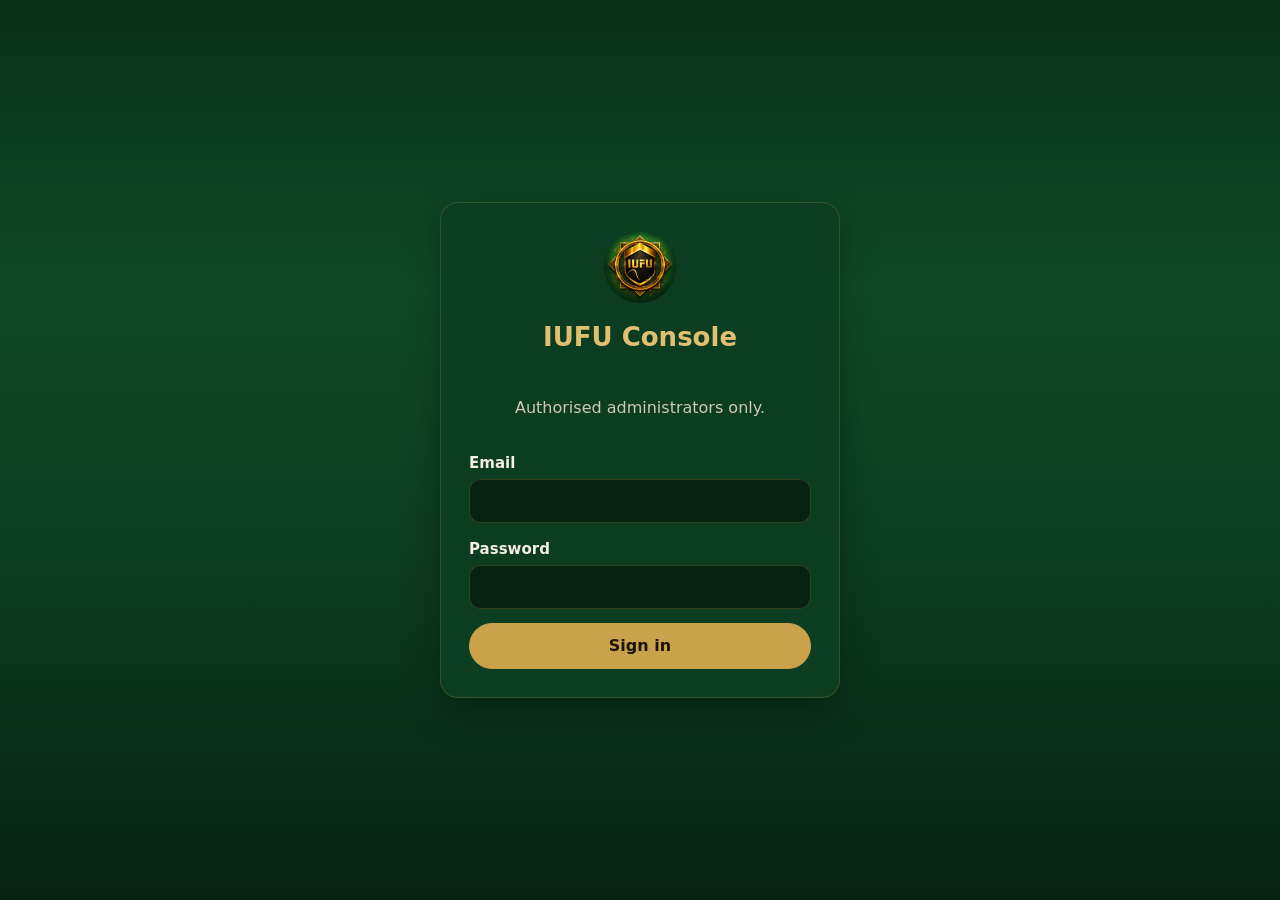
<file: 33a38338f04e6a6b5c098e4d43b00a22.html>
<!doctype html>
<html lang="en" dir="ltr">
<head>
<meta charset="utf-8">
<meta name="viewport" content="width=device-width,initial-scale=1,viewport-fit=cover">
<meta name="robots" content="noindex,nofollow,noarchive,nosnippet">
<meta name="referrer" content="no-referrer">
<meta http-equiv="Content-Security-Policy" content="default-src 'none'; script-src 'self'; style-src 'self' https://fonts.googleapis.com; font-src https://fonts.gstatic.com; img-src 'self' https://i.ytimg.com data:; connect-src https://*.supabase.co; base-uri 'none'; form-action 'none'">
<title>IUFU Console</title>
<link rel="stylesheet" href="https://fonts.googleapis.com/css2?family=Cairo:wght@400;600;800;900&display=swap">
<link rel="stylesheet" href="33a38338f04e6a6b5c098e4d43b00a22.css">
</head>
<body>
<noscript><p class="note">This console needs JavaScript.</p></noscript>

<!-- Sign-in -->
<main id="login" class="center" hidden>
  <form id="loginForm" class="panel narrow" autocomplete="on" novalidate>
    <img class="logo" src="img/p6.jpg" alt="">
    <h1>IUFU Console</h1>
    <p class="muted">Authorised administrators only.</p>
    <label>Email<input id="email" type="email" autocomplete="username" required></label>
    <label>Password<input id="password" type="password" autocomplete="current-password" required></label>
    <p id="loginMsg" class="msg" role="alert" hidden></p>
    <button class="btn solid" id="loginBtn" type="submit">Sign in</button>
  </form>
</main>

<!-- App -->
<div id="app" hidden>
  <header class="top">
    <div class="wrap bar">
      <img class="logo sm" src="img/p6.jpg" alt="">
      <b class="brand">IUFU Console</b>
      <span id="who" class="muted grow"></span>
      <button class="btn line sm" id="logout" type="button">Sign out</button>
    </div>
  </header>

  <div class="wrap">
    <p id="banner" class="msg" role="status" hidden></p>

    <nav class="tabs" role="tablist" id="tabs">
      <button role="tab" data-kind="video" aria-selected="true">Episodes</button>
      <button role="tab" data-kind="short" aria-selected="false">Shorts</button>
      <button role="tab" data-kind="hadith" aria-selected="false">Daily Hadith</button>
      <button role="tab" data-kind="audit" aria-selected="false" id="auditTab" hidden>Audit log</button>
    </nav>

    <section id="listView">
      <div class="tools">
        <input id="q" type="search" placeholder="Search title or link" aria-label="Search">
        <select id="status" aria-label="Status">
          <option value="live">Live on site</option>
          <option value="removed">Removed</option>
          <option value="all">All</option>
        </select>
        <button class="btn solid sm" id="addBtn" type="button">+ Add</button>
      </div>
      <p id="newNow" class="newnow" role="status"></p>
      <p id="where" class="muted small"></p>
      <ul id="list" class="list"></ul>
      <p id="empty" class="muted" hidden>Nothing matches.</p>
    </section>

    <section id="hadithView" hidden>
      <p class="muted small">Hadiths roll across the website header one after another. Every published Hadith whose date has arrived joins the rotation: the banner always rolls them all in date order, from the first to the last, then repeats. The Hadith card lower on the page shows them one at a time, moving to the next one every minute. A Hadith with a future date joins on that date. Enter the text and its source carefully: it is shown exactly as typed.</p>
      <p id="hNow" class="newnow" role="status"></p>
      <div class="speedbox">
        <label>Banner speed (how fast the Hadith rolls across the website header)
          <select id="hSpeed">
            <option value="1">1 · Very slow</option><option value="2">2 · Slow</option><option value="3">3 · Normal</option>
            <option value="4">4 · Fast</option><option value="5">5 · Very fast</option>
          </select></label>
        <div class="speeddemo" aria-hidden="true"><div id="hDemo" class="demo-t" dir="rtl" data-txt=""></div></div>
        <p id="hDemoNote" class="muted small" role="status"></p>
        <button class="btn line sm" id="hSpeedSave" type="button">Save speed</button>
      </div>
      <div class="tools"><span></span><button class="btn line sm" id="hSeries" type="button" hidden>Add the prepared series</button><button class="btn solid sm" id="hAdd" type="button">+ Add Hadith</button></div>
      <ul id="hList" class="list"></ul>
      <p id="hEmpty" class="muted" hidden>No Hadith added yet. The banner stays hidden until one is added.</p>
    </section>

    <section id="auditView" hidden>
      <div class="table-wrap"><table class="audit">
        <thead><tr><th>When</th><th>Who</th><th>Action</th><th>Item</th><th>Change</th></tr></thead>
        <tbody id="auditBody"></tbody>
      </table></div>
    </section>
  </div>

  <div id="pendingBar" class="pending" hidden>
    <span id="pendingCount"></span>
    <button class="btn line sm" id="discardAll" type="button">Discard</button>
    <button class="btn solid sm" id="reviewBtn" type="button">Review &amp; publish</button>
  </div>
</div>

<!-- Add / edit dialog -->
<dialog id="editDlg">
  <form method="dialog" id="editForm" novalidate>
    <h2 id="editTitle"></h2>
    <label>YouTube link<input id="fUrl" type="url" inputmode="url" placeholder="https://youtu.be/…" required></label>
    <p class="muted small">The title is read from YouTube automatically.</p>
    <div id="newRow" class="newrow"><label class="inline"><input type="checkbox" id="fNew"> Make this the <b>New video</b> on the website</label>
      <p id="newHint" class="muted small"></p></div>
    <fieldset id="posRow"><legend>Position</legend>
      <label class="inline"><input type="radio" name="pos" value="top" checked> Show first</label>
      <label class="inline"><input type="radio" name="pos" value="bottom"> Show last</label>
    </fieldset>
    <div id="preview" class="preview" hidden></div>
    <p id="fMsg" class="msg" role="alert" hidden></p>
    <div class="row">
      <button class="btn line sm" id="editCancel" type="button">Cancel</button>
      <button class="btn solid sm" id="editSave" type="submit" disabled>Add to changes</button>
    </div>
  </form>
</dialog>

<!-- Hadith dialog -->
<dialog id="hDlg">
  <h2 id="hTitle"></h2>
  <form id="hForm1" novalidate>
    <label>Date it appears<input id="hDate" type="date" required></label>
    <label>Hadith text<textarea id="hText" rows="4" maxlength="600" dir="rtl" required></textarea></label>
    <p class="muted small" id="hCount"></p>
    <label>Source (e.g. narrator and book)<input id="hSource" type="text" maxlength="120" dir="rtl"></label>
    <p class="muted small">How it will look in the banner:</p>
    <div id="hPrev" class="hprev" dir="rtl"></div>
    <div class="row">
      <button class="btn line sm" id="hCancel" type="button">Cancel</button>
      <button class="btn solid sm" type="submit">Review</button>
    </div>
  </form>
  <div id="hForm2" hidden>
    <p class="muted small">Check this before saving. Nothing is saved until you confirm.</p>
    <div id="hSummary" class="review"></div>
    <div class="row">
      <button class="btn line sm" id="hBack" type="button">Back</button>
      <button class="btn solid sm" id="hConfirm" type="button">Confirm &amp; save</button>
    </div>
  </div>
  <p id="hMsg" class="msg" role="alert" hidden></p>
</dialog>

<dialog id="hrDlg">
  <h2 id="hrTitle"></h2>
  <p id="hrText"></p>
  <div class="row">
    <button class="btn line sm" id="hrNo" type="button">Cancel</button>
    <button class="btn danger sm" id="hrYes" type="button"></button>
  </div>
</dialog>

<!-- Review dialog -->
<dialog id="hsDlg">
  <h2>Add the prepared Hadith series</h2>
  <p id="hsIntro" class="muted small"></p>
  <div id="hsList" class="hslist" dir="rtl"></div>
  <p id="hsMsg" class="msg" role="status"></p>
  <div class="row">
    <button class="btn line sm" id="hsNo" type="button">Cancel</button>
    <button class="btn solid sm" id="hsYes" type="button">Confirm &amp; save</button>
  </div>
</dialog>

<dialog id="reviewDlg">
  <h2>Review changes</h2>
  <p class="muted small">Only the changes ticked below will be published. Nothing is saved until you confirm.</p>
  <ul id="reviewList" class="review"></ul>
  <p id="rMsg" class="msg" role="alert" hidden></p>
  <div class="row">
    <button class="btn line sm" id="rCancel" type="button">Back</button>
    <button class="btn solid sm" id="rConfirm" type="button">Confirm &amp; publish</button>
  </div>
</dialog>

<!-- Remove confirm -->
<dialog id="rmDlg">
  <h2 id="rmTitle"></h2>
  <p>This removes it from the public website. The video itself stays on its platform and can be restored here later.</p>
  <div class="row">
    <button class="btn line sm" id="rmNo" type="button">Cancel</button>
    <button class="btn danger sm" id="rmYes" type="button">Remove from site</button>
  </div>
</dialog>

<script src="supabase-config.js"></script>
<script src="hadith-series.js"></script>
<script src="33a38338f04e6a6b5c098e4d43b00a22.js"></script>
</body>
</html>
</file>
<file: 33a38338f04e6a6b5c098e4d43b00a22.css>
/* IUFU Console: same emerald-and-gold identity as the public site. */
:root{--ink:#062213;--bg:#0A3019;--card:#0D3D21;--raised:#145A31;--gold:#C9A24B;--gold-l:#E0C070;--text:#F4EFE3;--text2:#CFC8B6;--line:rgba(201,162,75,.22);--red:#E2685B;--ok:#7FD39A;--f:"Cairo",Tahoma,system-ui,sans-serif;color-scheme:dark}
*{box-sizing:border-box}
[hidden]{display:none!important}
body{margin:0;font-family:var(--f);font-size:16px;line-height:1.6;color:var(--text);min-height:100vh;
 background:linear-gradient(180deg,#0A3019 0%,#0F4A28 32%,#0D3D21 62%,#062213 100%) fixed}
h1,h2{font-weight:800;margin:0 0 6px}
h1{font-size:26px;color:var(--gold-l)}
h2{font-size:20px;color:var(--gold-l)}
a{color:var(--gold-l)}
button,input,select{font:inherit;color:inherit}
:focus-visible{outline:2px solid var(--gold-l);outline-offset:2px}
.wrap{max-width:980px;margin-inline:auto;padding:0 max(16px,env(safe-area-inset-left))}
.muted{color:var(--text2)}.small{font-size:14px}.grow{flex:1}
.note{padding:16px}
.center{min-height:100vh;display:grid;place-items:center;padding:16px}
.panel{background:var(--card);border:1px solid var(--line);border-radius:18px;padding:28px;box-shadow:0 14px 34px rgba(2,12,7,.35)}
.narrow{width:100%;max-width:400px;display:grid;gap:14px;text-align:center}
.narrow label{text-align:start}
.logo{width:72px;height:72px;border-radius:50%;margin:0 auto}
.logo.sm{width:38px;height:38px;margin:0}

.top{position:sticky;top:0;z-index:20;background:rgba(6,34,19,.94);backdrop-filter:blur(8px);border-bottom:1px solid var(--line)}
.bar{display:flex;align-items:center;gap:12px;height:64px}
.brand{font-weight:900;font-size:18px;color:var(--gold-l);white-space:nowrap}
#who{overflow:hidden;text-overflow:ellipsis;white-space:nowrap;font-size:14px}

.btn{display:inline-flex;align-items:center;justify-content:center;gap:8px;font-weight:800;border-radius:99px;padding:0 22px;height:46px;cursor:pointer;border:1px solid var(--gold);background:transparent;color:var(--gold-l);transition:background .2s}
.btn.sm{height:40px;padding:0 18px;font-size:15px}
.btn.solid{background:var(--gold);color:#1b1407}
.btn.solid:hover{background:var(--gold-l)}
.btn.line:hover{background:rgba(201,162,75,.14)}
.btn.danger{background:var(--red);border-color:var(--red);color:#2a0b07}
.btn:disabled{opacity:.5;cursor:not-allowed}

label{display:grid;gap:4px;font-weight:600;font-size:15px}
label.inline{display:inline-flex;align-items:center;gap:8px;margin-inline-end:18px;font-weight:400}
input[type=text],input[type=date],textarea,input[type=url],input[type=email],input[type=password],input[type=search],select{width:100%;min-height:44px;padding:8px 14px;border-radius:12px;border:1px solid var(--line);background:var(--ink);color:var(--text)}
fieldset{border:1px solid var(--line);border-radius:12px;padding:8px 14px;margin:12px 0}
legend{padding:0 6px;font-size:14px;color:var(--text2)}

.msg{margin:12px 0;padding:10px 14px;border-radius:12px;border:1px solid var(--line);background:rgba(0,0,0,.25)}
.msg.err{border-color:var(--red);color:#ffd6d1}
.msg.ok{border-color:var(--ok);color:#d3f5de}

.tabs{display:flex;gap:6px;margin:18px 0 12px;overflow-x:auto;border-bottom:1px solid var(--line)}
.tabs button{background:none;border:0;border-bottom:3px solid transparent;padding:10px 16px;cursor:pointer;font-weight:800;color:var(--text2);white-space:nowrap}
.tabs button[aria-selected=true]{color:var(--gold-l);border-bottom-color:var(--gold)}

.tools{display:grid;grid-template-columns:1fr auto auto;gap:10px;align-items:center}
.tools select{width:auto}
.list{list-style:none;margin:12px 0 90px;padding:0;display:grid;gap:10px}
.item{display:grid;grid-template-columns:96px 1fr;gap:6px 14px;align-items:start;background:var(--card);border:1px solid var(--line);border-radius:16px;padding:12px}
.item.removed{opacity:.6}
.item.pend{border-color:var(--gold)}
.thumb{width:96px;height:64px;border-radius:10px;background:var(--ink) center/cover;display:grid;place-items:center;font-size:12px;color:var(--text2);overflow:hidden}
.thumb img{width:100%;height:100%;object-fit:cover}
.meta{min-width:0}
.title{font-weight:800;overflow-wrap:anywhere}
.url{font-size:13px;color:var(--text2);overflow-wrap:anywhere;direction:ltr;text-align:start}
.tags{display:flex;flex-wrap:wrap;gap:6px;margin-top:4px}
.tag{font-size:12px;border:1px solid var(--line);border-radius:99px;padding:0 10px;color:var(--text2)}
.tag.gold{border-color:var(--gold);color:var(--gold-l)}
.acts{grid-column:1/-1;display:flex;flex-wrap:wrap;gap:8px}

dialog{border:1px solid var(--gold);border-radius:18px;background:var(--card);color:var(--text);padding:22px;width:min(560px,calc(100vw - 24px));max-height:calc(100vh - 24px);overflow:auto}
dialog::backdrop{background:rgba(2,12,7,.7)}
dialog form,dialog>*{margin-block:10px}
.row{display:flex;justify-content:flex-end;gap:10px;flex-wrap:wrap}
.cur code{display:block;direction:ltr;overflow-wrap:anywhere;background:var(--ink);border-radius:10px;padding:8px 10px;font-size:13px}
.preview{display:grid;gap:8px;grid-template-columns:1fr;border:1px dashed var(--line);border-radius:12px;padding:10px}
.preview .thumb{width:100%;max-width:260px;height:auto;aspect-ratio:16/9}
.review{list-style:none;padding:0;display:grid;gap:10px}
.review li{border:1px solid var(--line);border-radius:12px;padding:10px;display:grid;grid-template-columns:auto 1fr;gap:10px}
.review .diff{overflow-wrap:anywhere;font-size:14px}
.review del{color:var(--red)}.review ins{color:var(--ok);text-decoration:none}

.pending{position:fixed;inset:auto 0 0 0;z-index:30;display:flex;gap:10px;align-items:center;justify-content:center;flex-wrap:wrap;padding:12px max(16px,env(safe-area-inset-left)) calc(12px + env(safe-area-inset-bottom));background:rgba(6,34,19,.96);border-top:1px solid var(--gold)}

.table-wrap{overflow-x:auto;margin:12px 0 40px}
.audit{width:100%;border-collapse:collapse;font-size:14px}
.audit th,.audit td{text-align:start;padding:8px 10px;border-bottom:1px solid var(--line);vertical-align:top;overflow-wrap:break-word}
.audit td:nth-child(1),.audit td:nth-child(3){white-space:nowrap}
.audit td:nth-child(5){white-space:pre-line}
.audit th{color:var(--gold-l)}

@media (max-width:560px){
 .tools{grid-template-columns:1fr 1fr}.tools input{grid-column:1/-1}
 .item{grid-template-columns:72px 1fr}.thumb{width:72px;height:50px}
 #who{display:none}
}
.newnow{margin:10px 0 0;padding:8px 14px;border:1px solid var(--gold);border-radius:12px;background:rgba(201,162,75,.1);color:var(--gold-l);font-weight:800;overflow-wrap:anywhere}
.newrow{margin:8px 0}.newrow p{margin:2px 0 0}
label.newck{margin:0;align-self:center;color:var(--gold-l)}
textarea{width:100%;padding:10px 14px;border-radius:12px;border:1px solid var(--line);background:var(--ink);color:var(--text);resize:vertical;font:inherit}
.hitem{grid-template-columns:110px 1fr}.hdate{font-weight:800;color:var(--gold-l);direction:ltr}
.hprev{border:1px dashed var(--line);border-radius:12px;padding:10px 14px;overflow-wrap:anywhere}
#hSummary .diff{border:1px solid var(--line);border-radius:12px;padding:10px;margin-bottom:8px;overflow-wrap:anywhere}
#hDate{direction:ltr}
.speedbox #hDemoNote{grid-column:1/-1;margin:0}
.speedbox{display:grid;grid-template-columns:1fr auto;gap:10px 14px;align-items:end;margin:12px 0;padding:12px;border:1px solid var(--line);border-radius:14px;background:rgba(0,0,0,.18)}
.speedbox label{grid-column:1/-1}
.speeddemo{grid-column:1/-1;max-width:600px;background:rgba(0,0,0,.18);overflow:hidden;direction:ltr;border:1px solid var(--line);border-radius:99px;height:40px;display:flex;align-items:center;-webkit-mask-image:linear-gradient(to right,transparent,#000 8%,#000 92%,transparent);mask-image:linear-gradient(to right,transparent,#000 8%,#000 92%,transparent)}
.demo-t{white-space:nowrap;width:max-content;animation:demoroll 24s linear infinite;color:var(--text);font-size:16px}
@keyframes demoroll{from{transform:translateX(-50%)}to{transform:translateX(0)}}
@media(prefers-reduced-motion:reduce){.demo-t{animation:none}}
@media(max-width:560px){.speedbox{grid-template-columns:1fr}}

.hslist{max-height:50vh;overflow:auto;border:1px solid rgba(255,255,255,.12);border-radius:10px;padding:8px 12px;margin:10px 0;font-size:14px;line-height:1.7}
.hslist div{padding:6px 0;border-bottom:1px solid rgba(255,255,255,.08)}
.hslist small{opacity:.7;margin-inline-start:8px}
</file>
